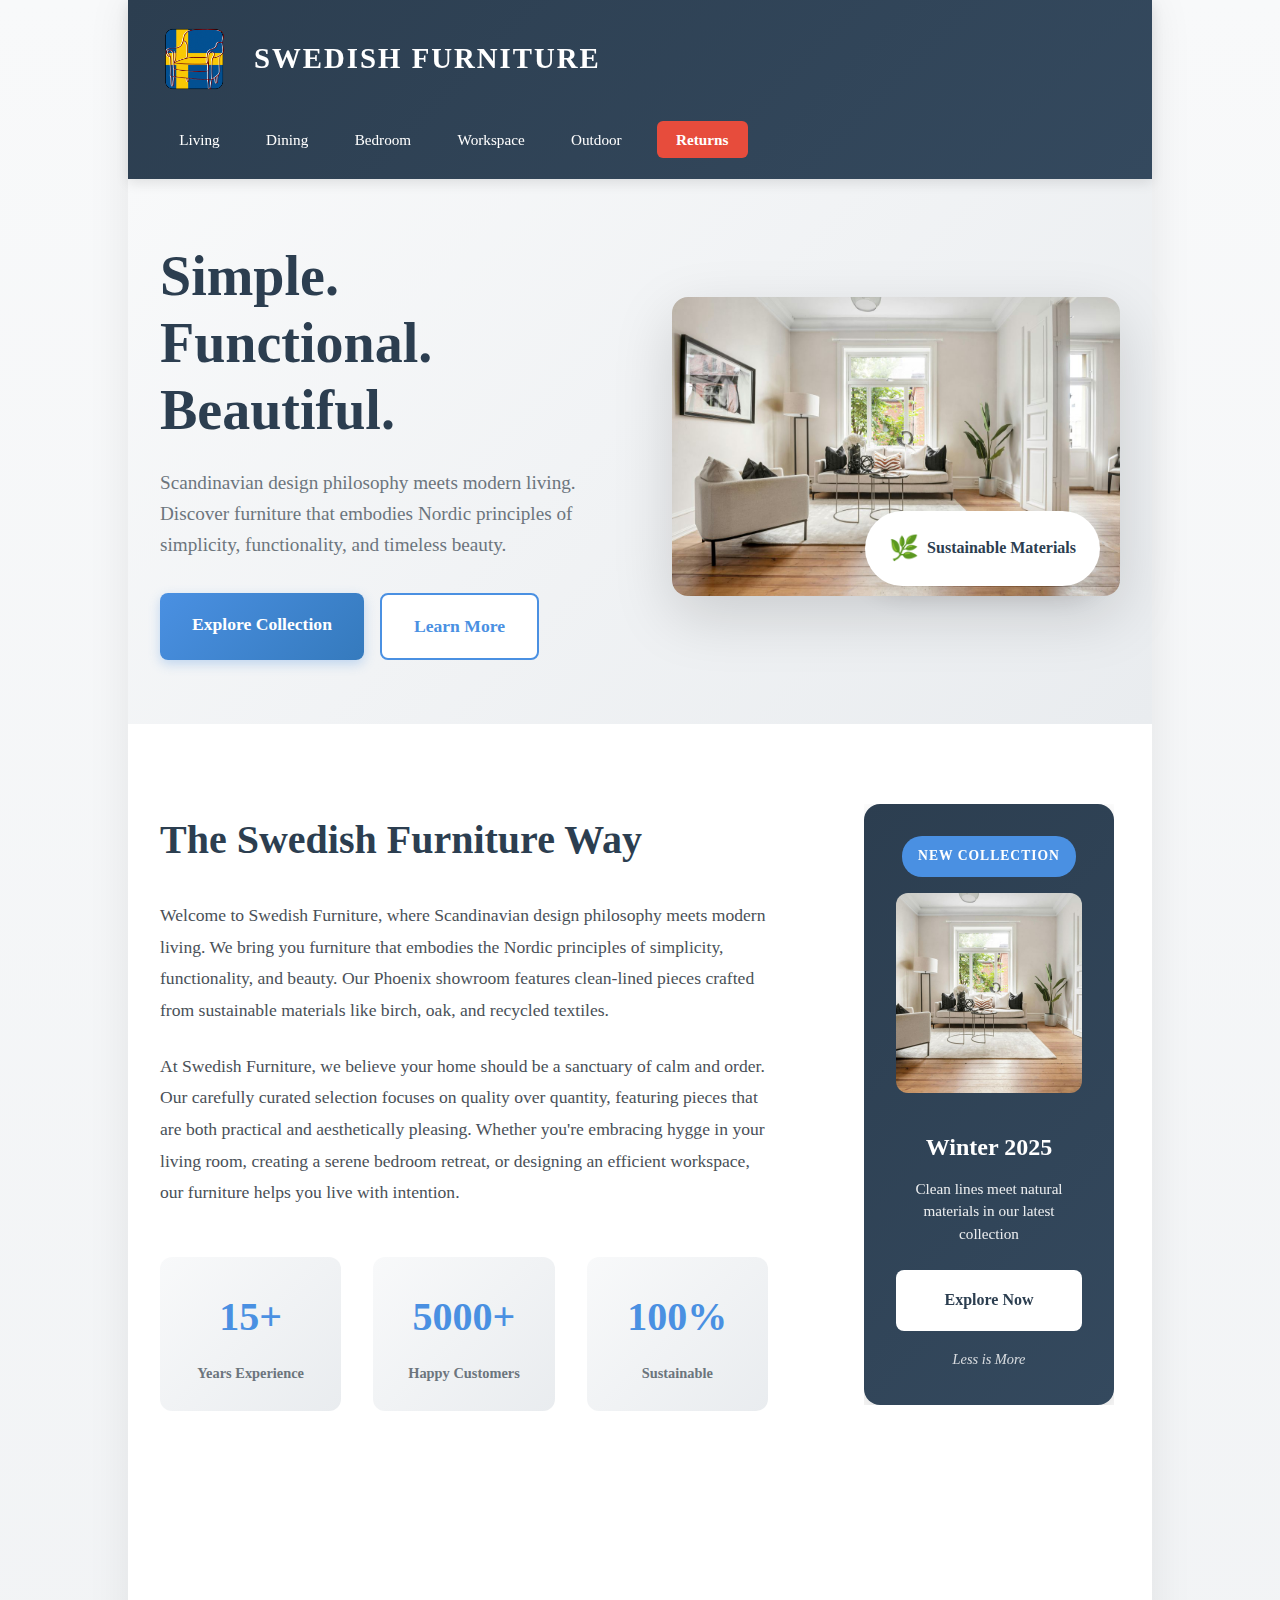
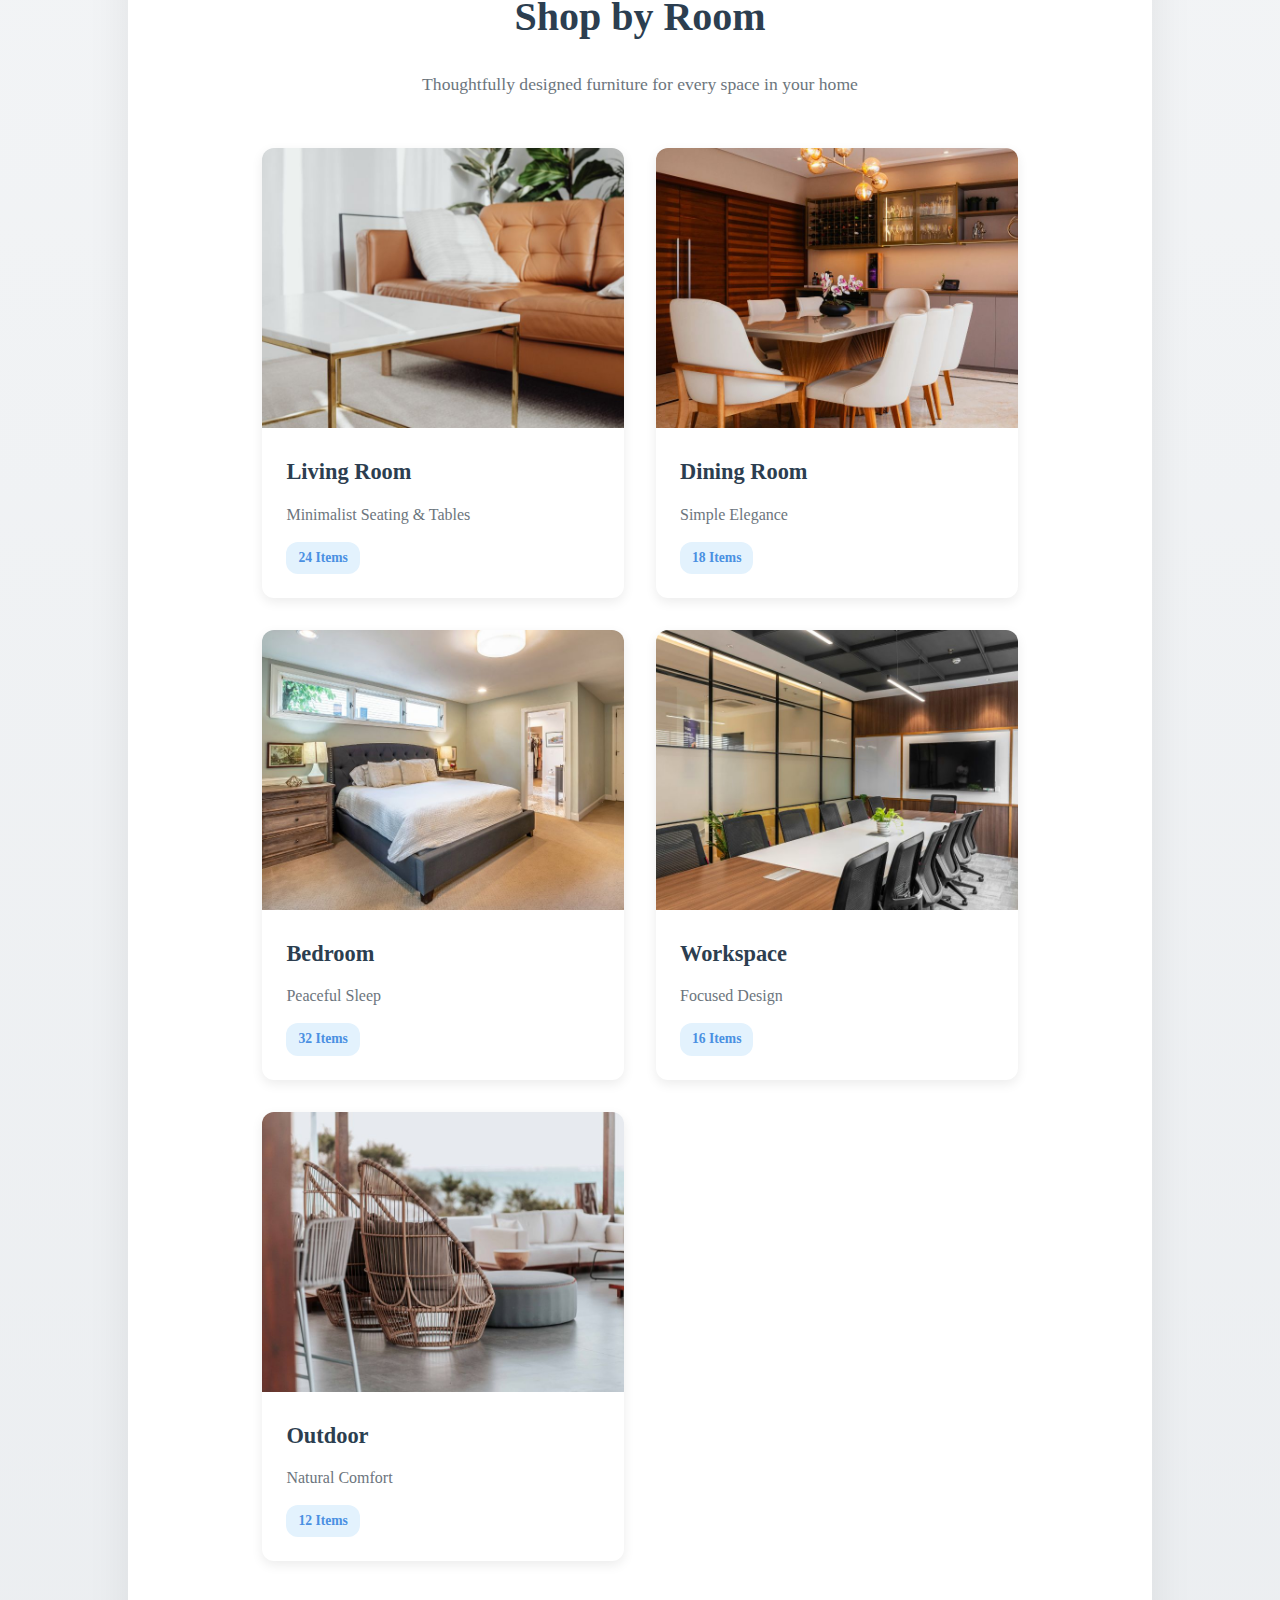
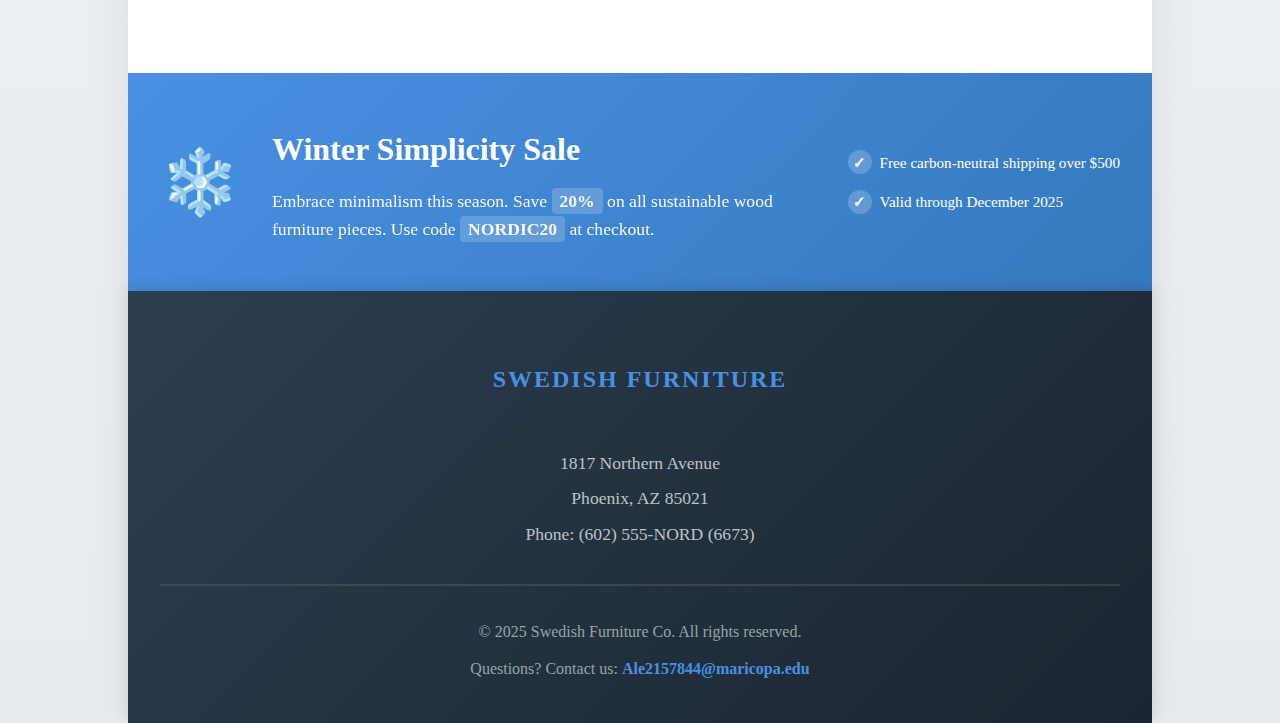
<file: Index.html>
<!DOCTYPE html>
<html lang="en">
  <head>
    <meta charset="UTF-8" />
    <meta name="viewport" content="width=device-width, initial-scale=1.0" />
    <meta name="author" content="Alexander Castro" />
    <meta
      name="description"
      content="Swedish Furniture - Scandinavian-inspired furniture with minimalist design and sustainable materials for modern living." />
    <link rel="icon" type="image/x-icon" href="images/favicon.ico" />
    <link rel="stylesheet" href="css/styles.css" />
    <link rel="stylesheet" href="css/home-page.css" />
    <title>Swedish Furniture - Modern Scandinavian Furniture</title>
  </head>
  <body>
    <div class="container">
      <header>
        <div class="header-content">
          <div class="logo-section">
            <img
              src="images/logo.png"
              alt="Swedish Furniture Logo"
              class="logo" />
            <h1 class="company-name">SWEDISH FURNITURE</h1>
          </div>
          <nav>
            <ul>
              <li><a href="products.html?category=living">Living</a></li>
              <li><a href="products.html?category=dining">Dining</a></li>
              <li><a href="products.html?category=bedroom">Bedroom</a></li>
              <li><a href="products.html?category=office">Workspace</a></li>
              <li><a href="products.html?category=outdoor">Outdoor</a></li>
              <li><a href="returns.html" class="returns-link">Returns</a></li>
            </ul>
          </nav>
        </div>
      </header>

      <!-- Hero Section -->
      <section class="hero-section">
        <div class="hero-content">
          <div class="hero-text">
            <h1 class="hero-title">Simple. Functional. Beautiful.</h1>
            <p class="hero-subtitle">
              Scandinavian design philosophy meets modern living. Discover
              furniture that embodies Nordic principles of simplicity,
              functionality, and timeless beauty.
            </p>
            <div class="hero-cta">
              <a href="products.html" class="cta-primary">Explore Collection</a>
              <a href="#about" class="cta-secondary">Learn More</a>
            </div>
          </div>
          <div class="hero-image">
            <img
              src="./images/hero-scandinavian-living.jpg"
              alt="Swedish Furniture - Minimalist Living Room"
              class="hero-img" />
            <div class="hero-badge">
              <span class="badge-icon">🌿</span>
              <span class="badge-text">Sustainable Materials</span>
            </div>
          </div>
        </div>
      </section>

      <!-- About Section -->
      <section class="about-section" id="about">
        <div class="about-content">
          <div class="about-text">
            <h2>The Swedish Furniture Way</h2>
            <p>
              Welcome to Swedish Furniture, where Scandinavian design philosophy
              meets modern living. We bring you furniture that embodies the
              Nordic principles of simplicity, functionality, and beauty. Our
              Phoenix showroom features clean-lined pieces crafted from
              sustainable materials like birch, oak, and recycled textiles.
            </p>
            <p>
              At Swedish Furniture, we believe your home should be a sanctuary
              of calm and order. Our carefully curated selection focuses on
              quality over quantity, featuring pieces that are both practical
              and aesthetically pleasing. Whether you're embracing hygge in your
              living room, creating a serene bedroom retreat, or designing an
              efficient workspace, our furniture helps you live with intention.
            </p>
            <div class="about-stats">
              <div class="stat-item">
                <div class="stat-number">15+</div>
                <div class="stat-label">Years Experience</div>
              </div>
              <div class="stat-item">
                <div class="stat-number">5000+</div>
                <div class="stat-label">Happy Customers</div>
              </div>
              <div class="stat-item">
                <div class="stat-number">100%</div>
                <div class="stat-label">Sustainable</div>
              </div>
            </div>
          </div>
          <aside class="promo-sidebar">
            <div class="promo-card">
              <div class="promo-badge">NEW COLLECTION</div>
              <img
                src="./images/hero-scandinavian-living.jpg"
                alt="New Collection Preview"
                class="promo-image" />
              <h3>Winter 2025</h3>
              <p>Clean lines meet natural materials in our latest collection</p>
              <a
                href="products.html?category=living&search=cloud"
                class="promo-button"
                >Explore Now</a
              >
              <div class="promo-tagline">Less is More</div>
            </div>
          </aside>
        </div>
      </section>
      <!-- Products Grid -->
      <section class="products-section">
        <h2 class="section-title">Shop by Room</h2>
        <p class="section-subtitle">
          Thoughtfully designed furniture for every space in your home
        </p>

        <div class="products-grid">
          <div
            class="product-card"
            onclick="location.href='products.html?category=living'">
            <div class="product-image-wrapper">
              <img
                src="images/living-room-collection.jpg"
                alt="Living Room Furniture"
                class="product-image" />
              <div class="product-overlay">
                <span class="overlay-text">View Collection →</span>
              </div>
            </div>
            <div class="product-info">
              <h3>Living Room</h3>
              <p>Minimalist Seating & Tables</p>
              <span class="product-count">24 Items</span>
            </div>
          </div>

          <div
            class="product-card"
            onclick="location.href='products.html?category=dining'">
            <div class="product-image-wrapper">
              <img
                src="images/dining-room-collection.jpg"
                alt="Dining Room Furniture"
                class="product-image" />
              <div class="product-overlay">
                <span class="overlay-text">View Collection →</span>
              </div>
            </div>
            <div class="product-info">
              <h3>Dining Room</h3>
              <p>Simple Elegance</p>
              <span class="product-count">18 Items</span>
            </div>
          </div>

          <div
            class="product-card"
            onclick="location.href='products.html?category=bedroom'">
            <div class="product-image-wrapper">
              <img
                src="images/bedroom-collection.jpg"
                alt="Bedroom Furniture"
                class="product-image" />
              <div class="product-overlay">
                <span class="overlay-text">View Collection →</span>
              </div>
            </div>
            <div class="product-info">
              <h3>Bedroom</h3>
              <p>Peaceful Sleep</p>
              <span class="product-count">32 Items</span>
            </div>
          </div>

          <div
            class="product-card"
            onclick="location.href='products.html?category=office'">
            <div class="product-image-wrapper">
              <img
                src="images/office-collection.jpg"
                alt="Office Furniture"
                class="product-image" />
              <div class="product-overlay">
                <span class="overlay-text">View Collection →</span>
              </div>
            </div>
            <div class="product-info">
              <h3>Workspace</h3>
              <p>Focused Design</p>
              <span class="product-count">16 Items</span>
            </div>
          </div>

          <div
            class="product-card"
            onclick="location.href='products.html?category=outdoor'">
            <div class="product-image-wrapper">
              <img
                src="images/outdoor-collection.jpg"
                alt="Outdoor Furniture"
                class="product-image" />
              <div class="product-overlay">
                <span class="overlay-text">View Collection →</span>
              </div>
            </div>
            <div class="product-info">
              <h3>Outdoor</h3>
              <p>Natural Comfort</p>
              <span class="product-count">12 Items</span>
            </div>
          </div>
        </div>
      </section>

      <!-- Promotional Banner -->
      <section class="promo-banner">
        <div class="banner-content">
          <div class="banner-icon">❄️</div>
          <div class="banner-text">
            <h2>Winter Simplicity Sale</h2>
            <p>
              Embrace minimalism this season. Save <strong>20%</strong> on all
              sustainable wood furniture pieces. Use code
              <strong>NORDIC20</strong> at checkout.
            </p>
          </div>
          <div class="banner-details">
            <div class="banner-feature">
              <span class="feature-check">✓</span>
              <span>Free carbon-neutral shipping over $500</span>
            </div>
            <div class="banner-feature">
              <span class="feature-check">✓</span>
              <span>Valid through December 2025</span>
            </div>
          </div>
        </div>
      </section>

      <footer>
        <address>
          <strong>SWEDISH FURNITURE</strong><br />
          1817 Northern Avenue<br />
          Phoenix, AZ 85021<br />
          Phone: (602) 555-NORD (6673)
        </address>

        <div class="copyright">
          <p>&copy; 2025 Swedish Furniture Co. All rights reserved.</p>
          <p>
            Questions? Contact us:
            <a href="mailto:Ale2157844@maricopa.edu">Ale2157844@maricopa.edu</a>
          </p>
        </div>
      </footer>
    </div>
  </body>
</html>
</file>
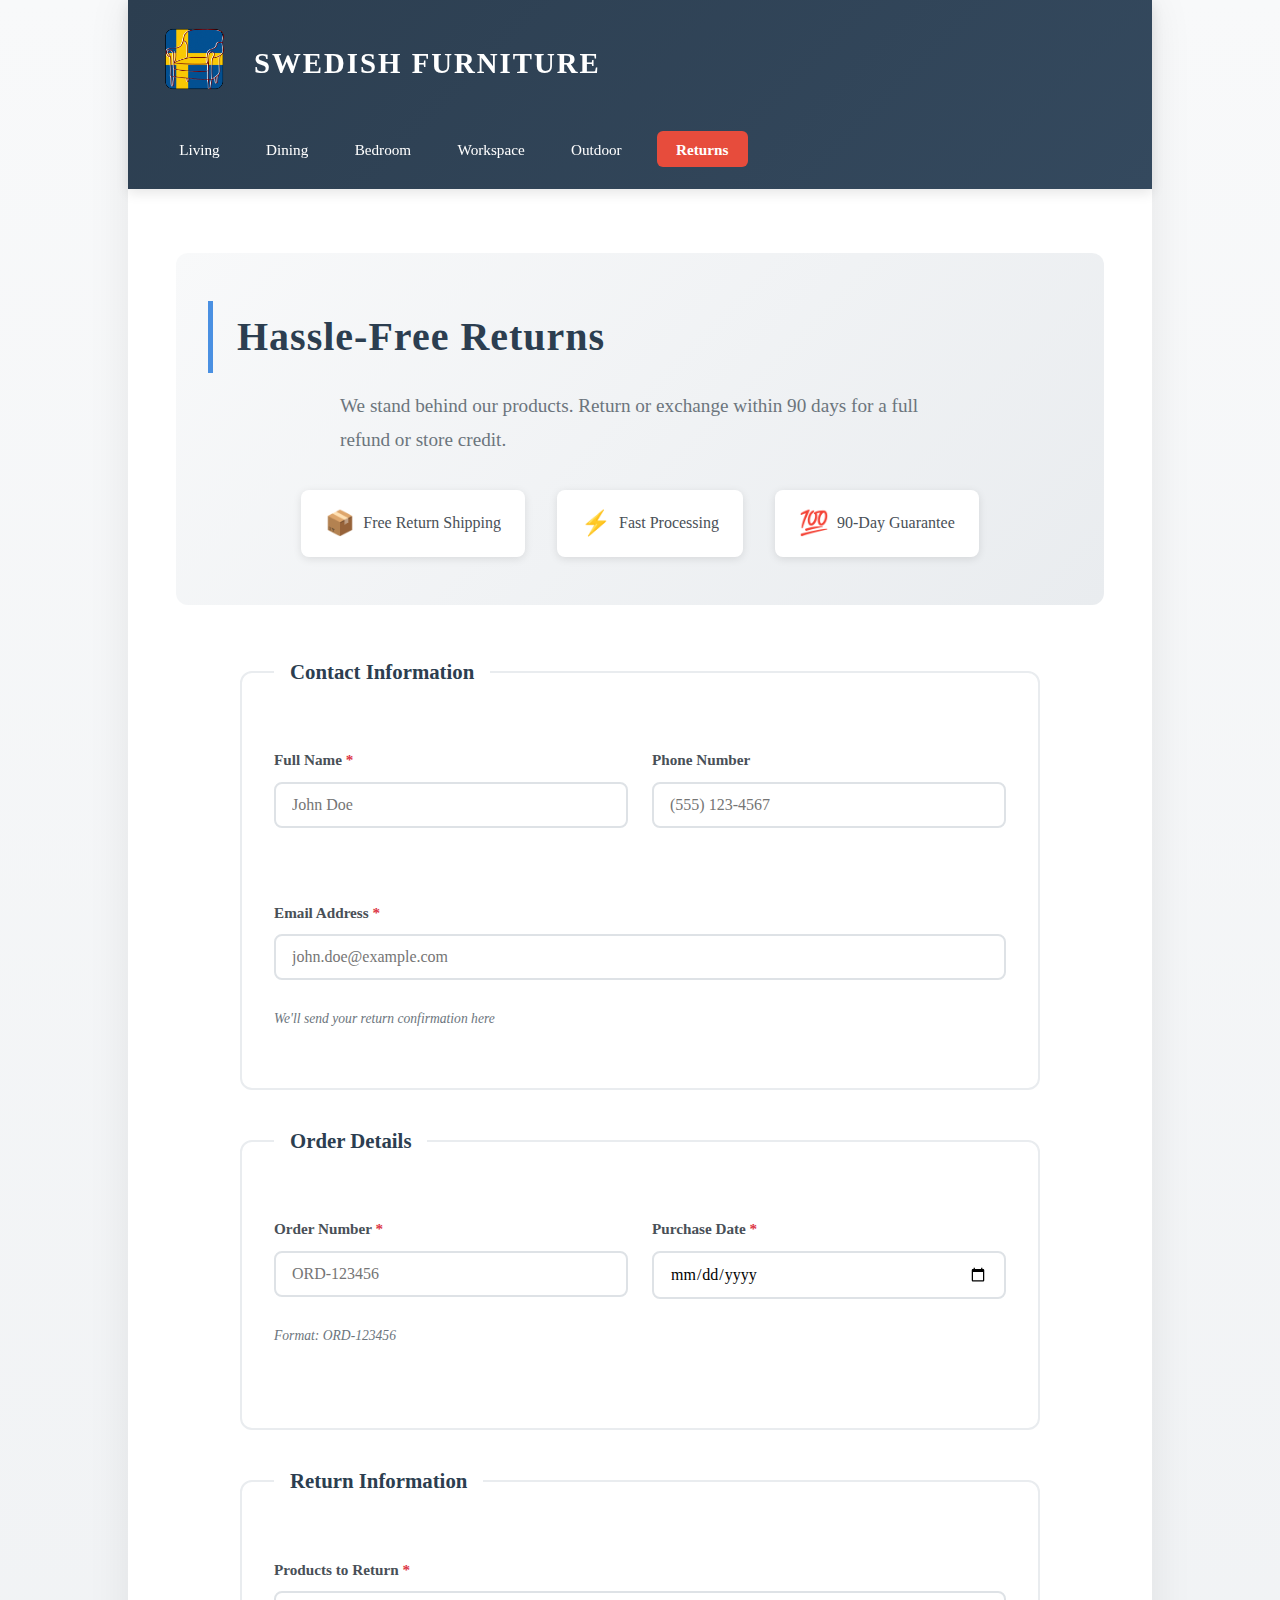
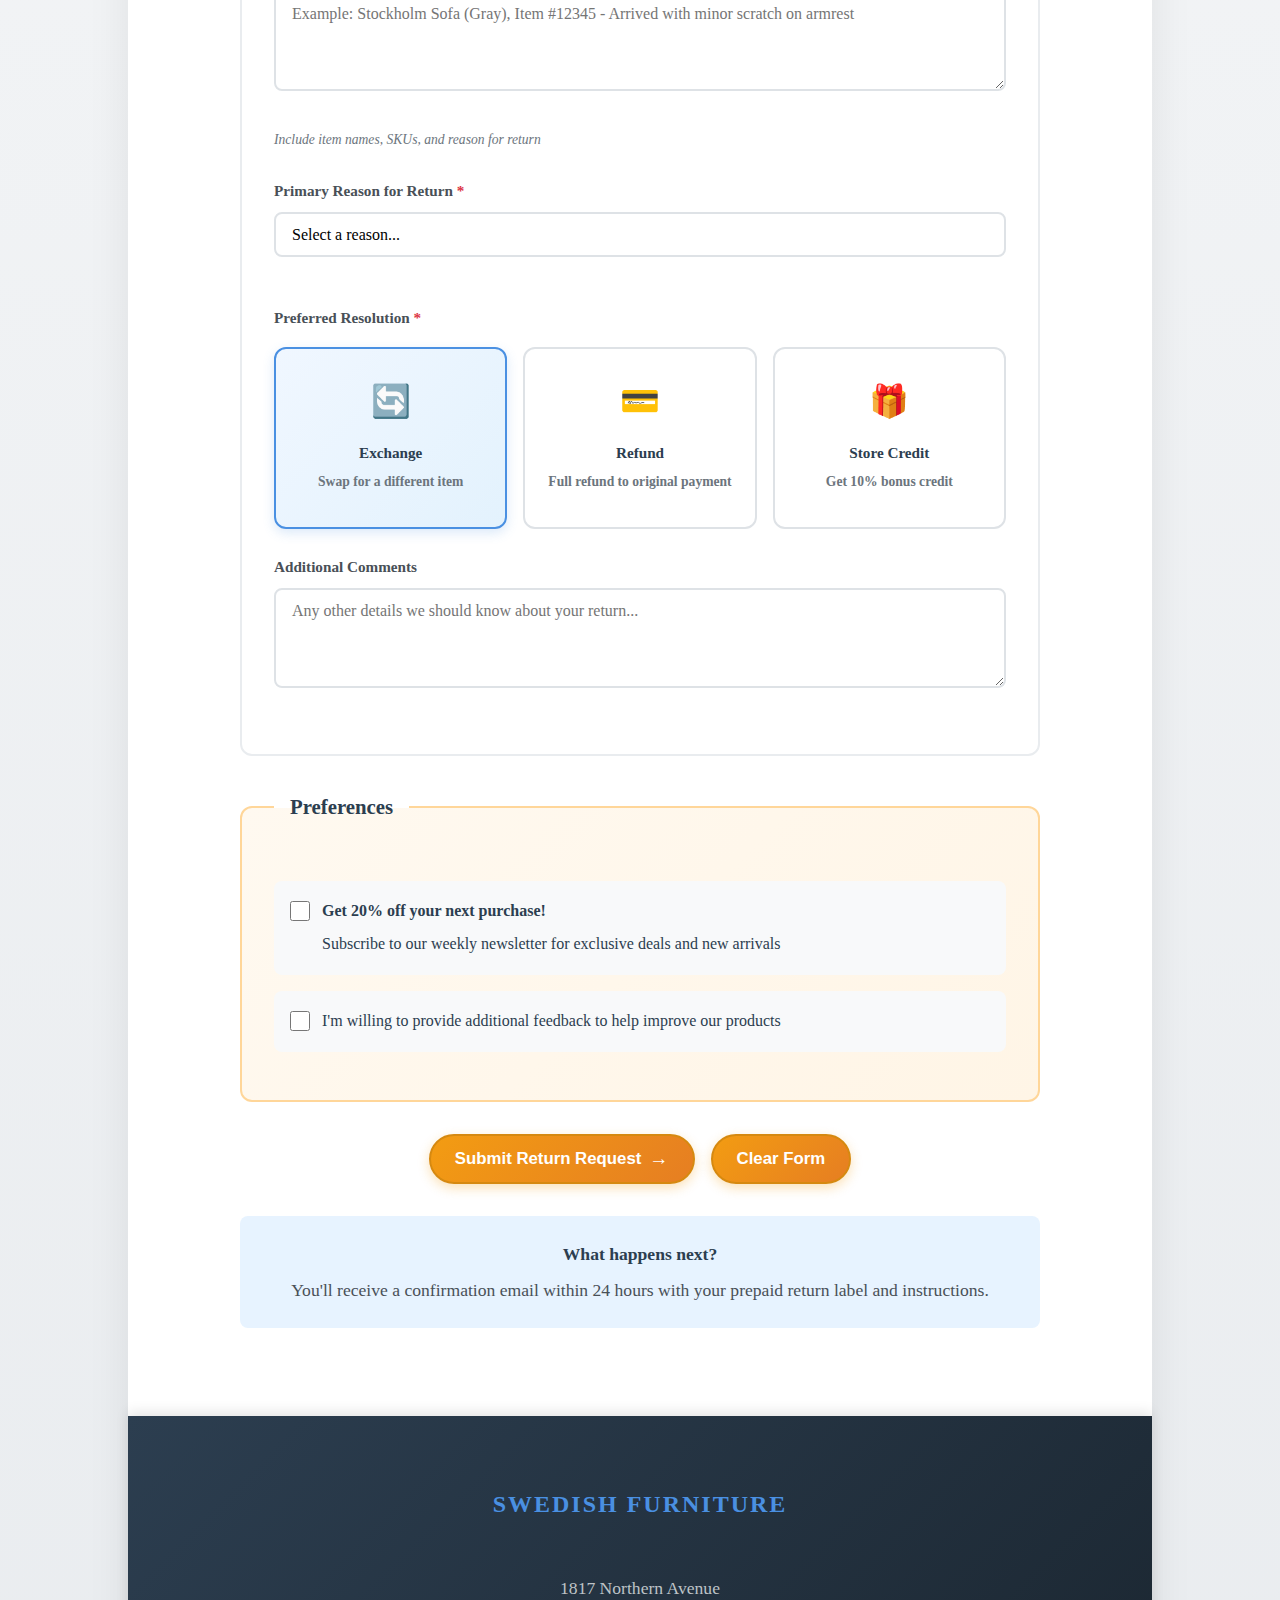
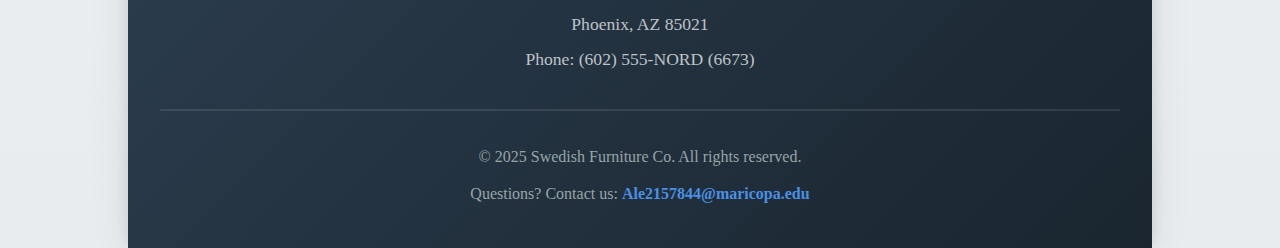
<file: honeypot.html>
<!DOCTYPE html>
<html lang="en">
  <head>
    <meta charset="UTF-8" />
    <meta name="viewport" content="width=device-width, initial-scale=1.0" />
    <meta name="author" content="Alexander Castro" />
    <meta
      name="description"
      content="Product returns form for Swedish Furniture customers. Easy returns and exchanges for your furniture purchases." />
    <link rel="icon" type="image/x-icon" href="images/favicon.ico" />
    <link rel="stylesheet" href="css/styles.css" />
    <link rel="stylesheet" href="css/forms.css" />
    <title>Product Returns - Swedish Furniture</title>
  </head>
  <body>
    <div class="container">
      <header>
        <div class="header-content">
          <div class="logo-section">
            <a href="index.html">
              <img
                src="images/logo.png"
                alt="Swedish Furniture Logo"
                class="logo" />
            </a>
            <h1 class="company-name">SWEDISH FURNITURE</h1>
          </div>
          <nav>
            <ul>
              <li><a href="living-room-furniture.html">Living</a></li>
              <li><a href="dining-furniture.html">Dining</a></li>
              <li><a href="bedroom-furniture.html">Bedroom</a></li>
              <li><a href="office-furniture.html">Workspace</a></li>
              <li><a href="outdoor-patio.html">Outdoor</a></li>
              <li>
                <a href="returns.html" class="returns-link active">Returns</a>
              </li>
            </ul>
          </nav>
        </div>
      </header>

      <article>
        <div class="returns-hero">
          <h1>Hassle-Free Returns</h1>
          <p class="returns-subtitle">
            We stand behind our products. Return or exchange within 90 days for
            a full refund or store credit.
          </p>
          <div class="returns-benefits">
            <div class="benefit-item">
              <span class="benefit-icon">📦</span>
              <span>Free Return Shipping</span>
            </div>
            <div class="benefit-item">
              <span class="benefit-icon">⚡</span>
              <span>Fast Processing</span>
            </div>
            <div class="benefit-item">
              <span class="benefit-icon">💯</span>
              <span>90-Day Guarantee</span>
            </div>
          </div>
        </div>

        <form
          action="return.php"
          method="post"
          class="returns-form"
          id="returnsForm"
          novalidate>
          <!-- Enhanced honeypot fields - multiple traps for bots -->
          <div class="hp-field" aria-hidden="true">
            <label for="website">Website:</label>
            <input
              type="text"
              id="website"
              name="website"
              tabindex="-1"
              autocomplete="off" />
          </div>
          <div class="hp-field" aria-hidden="true">
            <label for="company">Company:</label>
            <input
              type="text"
              id="company"
              name="company"
              tabindex="-1"
              autocomplete="off" />
          </div>
          <input type="hidden" name="timestamp" id="timestamp" value="" />
          <input type="hidden" name="form_token" id="form_token" value="" />

          <fieldset class="form-section">
            <legend>Contact Information</legend>

            <div class="form-row">
              <div class="form-group">
                <label for="customer-name"
                  >Full Name <span class="required">*</span></label
                >
                <input
                  type="text"
                  id="customer-name"
                  name="customerName"
                  placeholder="John Doe"
                  required
                  minlength="2"
                  aria-describedby="name-error" />
                <span class="error-message" id="name-error"></span>
              </div>

              <div class="form-group">
                <label for="customer-phone">Phone Number</label>
                <input
                  type="tel"
                  id="customer-phone"
                  name="customerPhone"
                  placeholder="(555) 123-4567"
                  pattern="[\(\d{3}\)\s\d{3}-\d{4}|\d{10}]"
                  aria-describedby="phone-error" />
                <span class="error-message" id="phone-error"></span>
              </div>
            </div>

            <div class="form-group">
              <label for="customer-email"
                >Email Address <span class="required">*</span></label
              >
              <input
                type="email"
                id="customer-email"
                name="customerEmail"
                placeholder="john.doe@example.com"
                required
                aria-describedby="email-error" />
              <span class="error-message" id="email-error"></span>
              <span class="field-hint"
                >We'll send your return confirmation here</span
              >
            </div>
          </fieldset>

          <fieldset class="form-section">
            <legend>Order Details</legend>

            <div class="form-row">
              <div class="form-group">
                <label for="order-number"
                  >Order Number <span class="required">*</span></label
                >
                <input
                  type="text"
                  id="order-number"
                  name="orderNumber"
                  placeholder="ORD-123456"
                  required
                  pattern="[A-Z]{3}-\d{6}"
                  aria-describedby="order-error" />
                <span class="error-message" id="order-error"></span>
                <span class="field-hint">Format: ORD-123456</span>
              </div>

              <div class="form-group">
                <label for="purchase-date"
                  >Purchase Date <span class="required">*</span></label
                >
                <input
                  type="date"
                  id="purchase-date"
                  name="purchaseDate"
                  required
                  max=""
                  aria-describedby="date-error" />
                <span class="error-message" id="date-error"></span>
              </div>
            </div>
          </fieldset>

          <fieldset class="form-section">
            <legend>Return Information</legend>

            <div class="form-group">
              <label for="product-details"
                >Products to Return <span class="required">*</span></label
              >
              <textarea
                id="product-details"
                name="productDetails"
                rows="4"
                required
                placeholder="Example: Stockholm Sofa (Gray), Item #12345 - Arrived with minor scratch on armrest"
                aria-describedby="products-error"></textarea>
              <span class="error-message" id="products-error"></span>
              <span class="field-hint"
                >Include item names, SKUs, and reason for return</span
              >
            </div>

            <div class="form-group">
              <label for="return-reason"
                >Primary Reason for Return
                <span class="required">*</span></label
              >
              <select
                id="return-reason"
                name="returnReason"
                required
                aria-describedby="reason-error">
                <option value="">Select a reason...</option>
                <option value="defective">Defective or Damaged</option>
                <option value="wrong-item">Wrong Item Received</option>
                <option value="not-as-described">Not as Described</option>
                <option value="quality">Quality Below Expectations</option>
                <option value="size-fit">Size or Fit Issues</option>
                <option value="changed-mind">Changed My Mind</option>
                <option value="other">Other</option>
              </select>
              <span class="error-message" id="reason-error"></span>
            </div>

            <div class="form-group">
              <label
                >Preferred Resolution <span class="required">*</span></label
              >
              <div class="radio-card-group">
                <div class="radio-card">
                  <input
                    type="radio"
                    id="exchange"
                    name="returnOption"
                    value="exchange"
                    checked />
                  <label for="exchange">
                    <span class="radio-card-icon">🔄</span>
                    <span class="radio-card-title">Exchange</span>
                    <span class="radio-card-desc"
                      >Swap for a different item</span
                    >
                  </label>
                </div>
                <div class="radio-card">
                  <input
                    type="radio"
                    id="refund"
                    name="returnOption"
                    value="refund" />
                  <label for="refund">
                    <span class="radio-card-icon">💳</span>
                    <span class="radio-card-title">Refund</span>
                    <span class="radio-card-desc"
                      >Full refund to original payment</span
                    >
                  </label>
                </div>
                <div class="radio-card">
                  <input
                    type="radio"
                    id="store-credit"
                    name="returnOption"
                    value="store-credit" />
                  <label for="store-credit">
                    <span class="radio-card-icon">🎁</span>
                    <span class="radio-card-title">Store Credit</span>
                    <span class="radio-card-desc">Get 10% bonus credit</span>
                  </label>
                </div>
              </div>
            </div>

            <div class="form-group">
              <label for="additional-comments">Additional Comments</label>
              <textarea
                id="additional-comments"
                name="additionalComments"
                rows="3"
                placeholder="Any other details we should know about your return..."></textarea>
            </div>
          </fieldset>

          <fieldset class="form-section preferences-section">
            <legend>Preferences</legend>

            <div class="checkbox-group">
              <input
                type="checkbox"
                id="newsletter"
                name="newsletter"
                value="yes" />
              <label for="newsletter">
                <span class="checkbox-label-text">
                  <strong>Get 20% off your next purchase!</strong>
                  Subscribe to our weekly newsletter for exclusive deals and new
                  arrivals
                </span>
              </label>
            </div>

            <div class="checkbox-group">
              <input
                type="checkbox"
                id="feedback"
                name="feedback"
                value="yes" />
              <label for="feedback">
                <span class="checkbox-label-text">
                  I'm willing to provide additional feedback to help improve our
                  products
                </span>
              </label>
            </div>
          </fieldset>

          <div class="form-actions">
            <button type="submit" class="btn-primary">
              <span>Submit Return Request</span>
              <span class="btn-icon">→</span>
            </button>
            <button type="reset" class="btn-secondary">Clear Form</button>
          </div>

          <p class="form-footer-note">
            <strong>What happens next?</strong> You'll receive a confirmation
            email within 24 hours with your prepaid return label and
            instructions.
          </p>
        </form>
      </article>

      <footer>
        <address>
          <strong>SWEDISH FURNITURE</strong><br />
          1817 Northern Avenue<br />
          Phoenix, AZ 85021<br />
          Phone: (602) 555-NORD (6673)
        </address>

        <div class="copyright">
          <p>&copy; 2025 Swedish Furniture Co. All rights reserved.</p>
          <p>
            Questions? Contact us:
            <a href="mailto:Ale2157844@maricopa.edu">Ale2157844@maricopa.edu</a>
          </p>
        </div>
      </footer>
    </div>

    <script>
      // Set max date for purchase date to today
      document.getElementById("purchase-date").max = new Date()
        .toISOString()
        .split("T")[0];

      // Honeypot protection - set timestamp and token
      document.getElementById("timestamp").value = Date.now();
      document.getElementById("form_token").value = btoa(
        Date.now() + "_" + Math.random()
      );

      // Form validation
      const form = document.getElementById("returnsForm");

      form.addEventListener("submit", function (e) {
        e.preventDefault();

        // Check honeypot fields
        if (
          document.getElementById("website").value !== "" ||
          document.getElementById("company").value !== ""
        ) {
          console.log("Bot detected");
          return false;
        }

        // Check form submission speed (bots submit too fast)
        const submitTime = Date.now();
        const formLoadTime = parseInt(
          document.getElementById("timestamp").value
        );
        if (submitTime - formLoadTime < 3000) {
          console.log("Form submitted too quickly");
          return false;
        }

        let isValid = true;
        const errors = {};

        // Validate name
        const name = document.getElementById("customer-name");
        if (name.value.trim().length < 2) {
          errors.name = "Please enter your full name";
          isValid = false;
        }

        // Validate email
        const email = document.getElementById("customer-email");
        const emailPattern = /^[^\s@]+@[^\s@]+\.[^\s@]+$/;
        if (!emailPattern.test(email.value)) {
          errors.email = "Please enter a valid email address";
          isValid = false;
        }

        // Validate order number
        const orderNum = document.getElementById("order-number");
        const orderPattern = /^[A-Z]{3}-\d{6}$/;
        if (!orderPattern.test(orderNum.value)) {
          errors.order = "Order number must be in format: ORD-123456";
          isValid = false;
        }

        // Validate purchase date
        const purchaseDate = document.getElementById("purchase-date");
        if (!purchaseDate.value) {
          errors.date = "Please select your purchase date";
          isValid = false;
        } else {
          const selected = new Date(purchaseDate.value);
          const today = new Date();
          const ninetyDaysAgo = new Date(today.setDate(today.getDate() - 90));
          if (selected < ninetyDaysAgo) {
            errors.date =
              "Returns are only accepted within 90 days of purchase";
            isValid = false;
          }
        }

        // Validate product details
        const products = document.getElementById("product-details");
        if (products.value.trim().length < 10) {
          errors.products =
            "Please provide detailed information about the products";
          isValid = false;
        }

        // Validate return reason
        const reason = document.getElementById("return-reason");
        if (!reason.value) {
          errors.reason = "Please select a reason for return";
          isValid = false;
        }

        // Display errors
        document
          .querySelectorAll(".error-message")
          .forEach((el) => (el.textContent = ""));
        document
          .querySelectorAll(".form-group")
          .forEach((el) => el.classList.remove("has-error"));

        if (!isValid) {
          if (errors.name) {
            document.getElementById("name-error").textContent = errors.name;
            name.closest(".form-group").classList.add("has-error");
          }
          if (errors.email) {
            document.getElementById("email-error").textContent = errors.email;
            email.closest(".form-group").classList.add("has-error");
          }
          if (errors.order) {
            document.getElementById("order-error").textContent = errors.order;
            orderNum.closest(".form-group").classList.add("has-error");
          }
          if (errors.date) {
            document.getElementById("date-error").textContent = errors.date;
            purchaseDate.closest(".form-group").classList.add("has-error");
          }
          if (errors.products) {
            document.getElementById("products-error").textContent =
              errors.products;
            products.closest(".form-group").classList.add("has-error");
          }
          if (errors.reason) {
            document.getElementById("reason-error").textContent = errors.reason;
            reason.closest(".form-group").classList.add("has-error");
          }

          // Scroll to first error
          const firstError = document.querySelector(".has-error");
          if (firstError) {
            firstError.scrollIntoView({ behavior: "smooth", block: "center" });
          }
        } else {
          // Form is valid, submit it
          form.submit();
        }
      });

      // Real-time validation feedback
      const inputs = form.querySelectorAll("input, textarea, select");
      inputs.forEach((input) => {
        input.addEventListener("blur", function () {
          this.closest(".form-group")?.classList.remove("has-error");
          const errorEl = this.getAttribute("aria-describedby");
          if (errorEl) {
            document.getElementById(errorEl).textContent = "";
          }
        });
      });
    </script>
  </body>
</html>
</file>
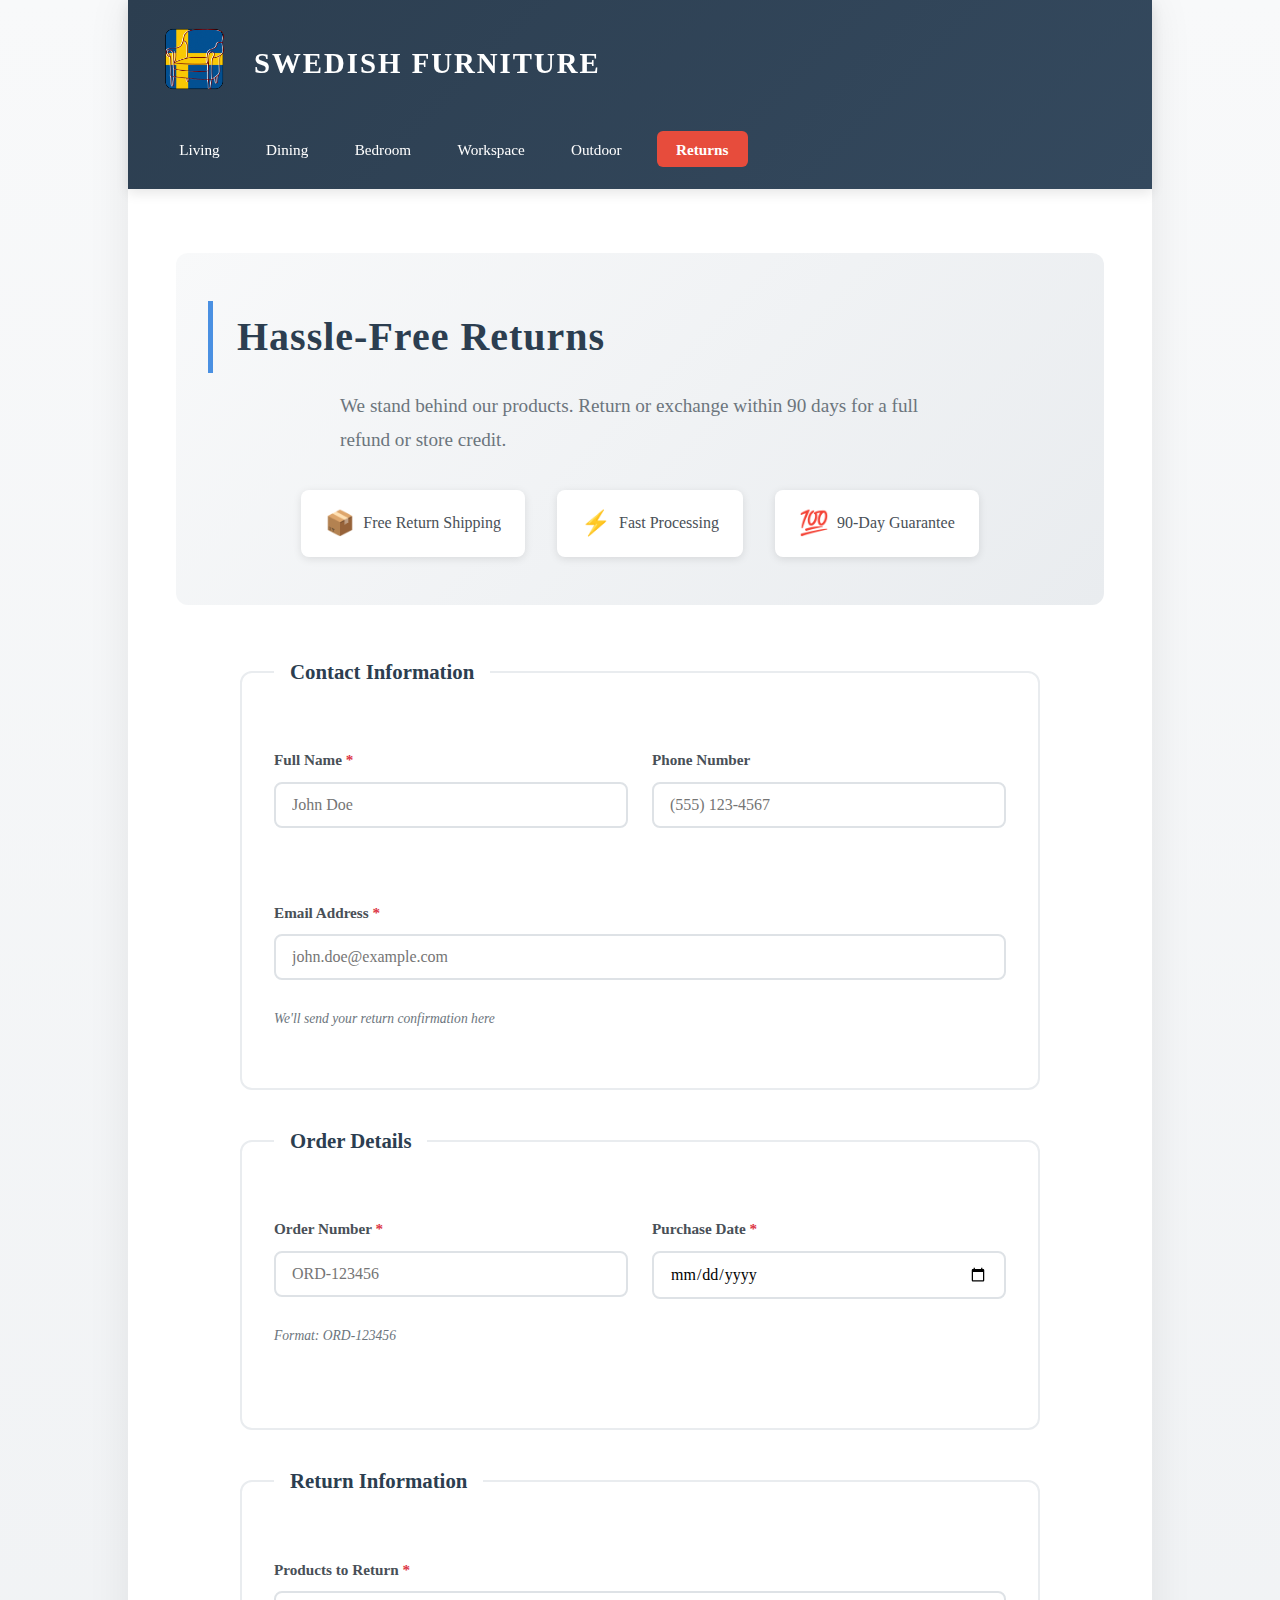
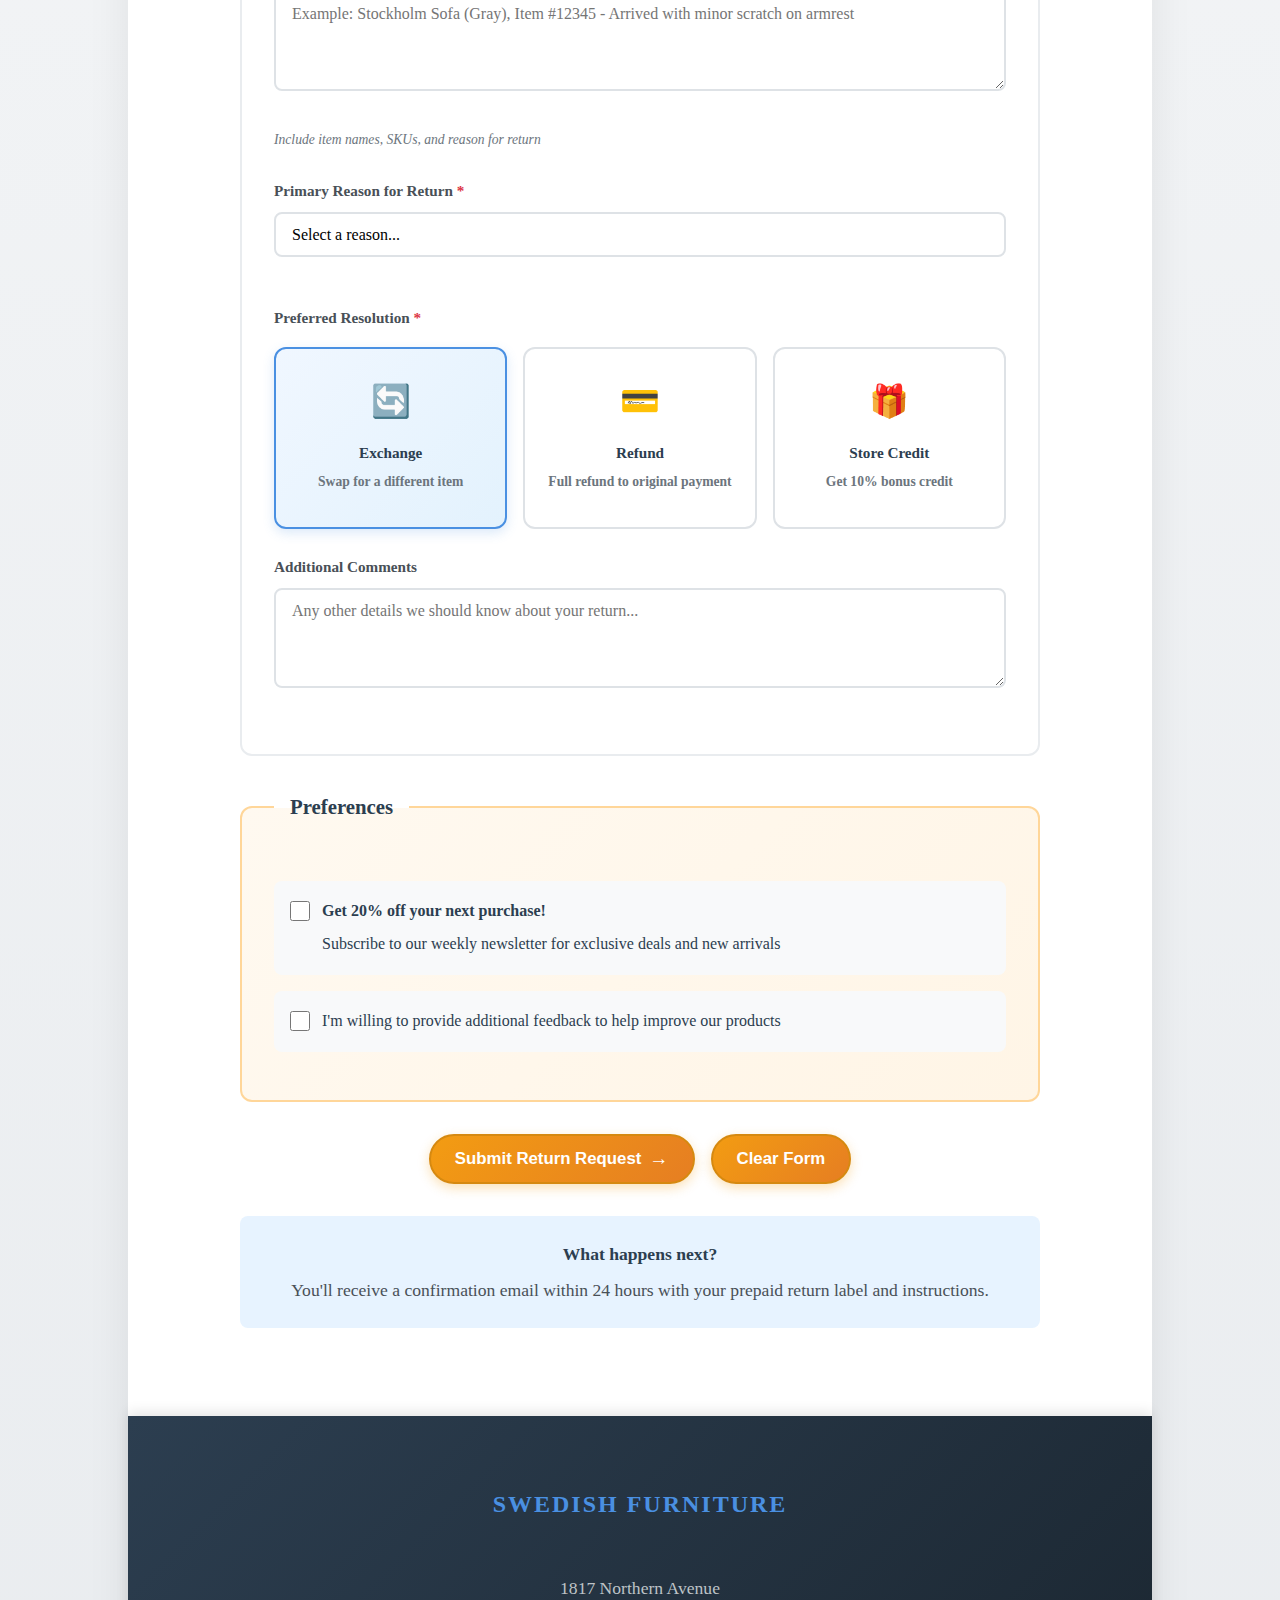
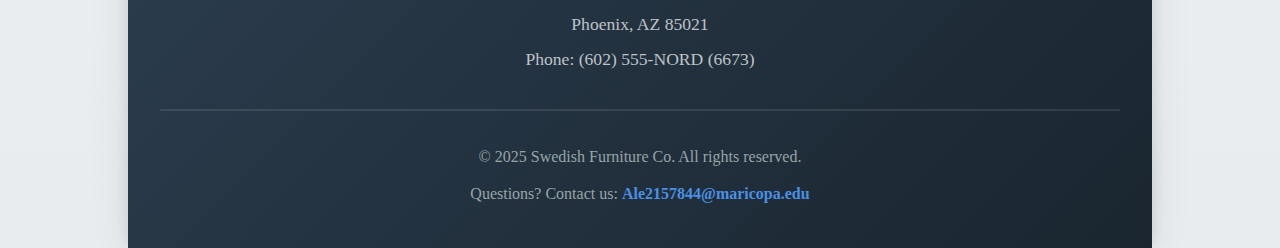
<file: returns.html>
<!DOCTYPE html>
<html lang="en">
  <head>
    <meta charset="UTF-8" />
    <meta name="viewport" content="width=device-width, initial-scale=1.0" />
    <meta name="author" content="Alexander Castro" />
    <meta
      name="description"
      content="Product returns form for Swedish customers. Easy returns and exchanges for your furniture purchases." />
    <link rel="icon" type="image/x-icon" href="images/favicon.ico" />
    <link rel="stylesheet" href="css/styles.css" />
    <link rel="stylesheet" href="css/forms.css" />
    <title>Product Returns - Swedish</title>
  </head>
  <body>
    <div class="container">
      <header>
        <div class="header-content">
          <div class="logo-section">
            <a href="index.html">
              <img
                src="images/logo.png"
                alt="Swedish Furniture Logo"
                class="logo" />
            </a>
            <h1 class="company-name">SWEDISH FURNITURE</h1>
          </div>
          <nav>
            <ul>
              <li><a href="living-room-furniture.html">Living</a></li>
              <li><a href="dining-furniture.html">Dining</a></li>
              <li><a href="bedroom-furniture.html">Bedroom</a></li>
              <li><a href="office-furniture.html">Workspace</a></li>
              <li><a href="outdoor-patio.html">Outdoor</a></li>
              <li>
                <a href="returns.html" class="returns-link active">Returns</a>
              </li>
            </ul>
          </nav>
        </div>
      </header>

      <article>
        <div class="returns-hero">
          <h1>Hassle-Free Returns</h1>
          <p class="returns-subtitle">
            We stand behind our products. Return or exchange within 90 days for
            a full refund or store credit.
          </p>
          <div class="returns-benefits">
            <div class="benefit-item">
              <span class="benefit-icon">📦</span>
              <span>Free Return Shipping</span>
            </div>
            <div class="benefit-item">
              <span class="benefit-icon">⚡</span>
              <span>Fast Processing</span>
            </div>
            <div class="benefit-item">
              <span class="benefit-icon">💯</span>
              <span>90-Day Guarantee</span>
            </div>
          </div>
        </div>

        <form
          action="return.php"
          method="post"
          class="returns-form"
          id="returnsForm"
          novalidate>
          <fieldset class="form-section">
            <legend>Contact Information</legend>

            <div class="form-row">
              <div class="form-group">
                <label for="customer-name"
                  >Full Name <span class="required">*</span></label
                >
                <input
                  type="text"
                  id="customer-name"
                  name="customerName"
                  placeholder="John Doe"
                  required
                  minlength="2"
                  aria-describedby="name-error" />
                <span class="error-message" id="name-error"></span>
              </div>

              <div class="form-group">
                <label for="customer-phone">Phone Number</label>
                <input
                  type="tel"
                  id="customer-phone"
                  name="customerPhone"
                  placeholder="(555) 123-4567"
                  pattern="[\(\d{3}\)\s\d{3}-\d{4}|\d{10}]"
                  aria-describedby="phone-error" />
                <span class="error-message" id="phone-error"></span>
              </div>
            </div>

            <div class="form-group">
              <label for="customer-email"
                >Email Address <span class="required">*</span></label
              >
              <input
                type="email"
                id="customer-email"
                name="customerEmail"
                placeholder="john.doe@example.com"
                required
                aria-describedby="email-error" />
              <span class="error-message" id="email-error"></span>
              <span class="field-hint"
                >We'll send your return confirmation here</span
              >
            </div>
          </fieldset>

          <fieldset class="form-section">
            <legend>Order Details</legend>

            <div class="form-row">
              <div class="form-group">
                <label for="order-number"
                  >Order Number <span class="required">*</span></label
                >
                <input
                  type="text"
                  id="order-number"
                  name="orderNumber"
                  placeholder="ORD-123456"
                  required
                  pattern="[A-Z]{3}-\d{6}"
                  aria-describedby="order-error" />
                <span class="error-message" id="order-error"></span>
                <span class="field-hint">Format: ORD-123456</span>
              </div>

              <div class="form-group">
                <label for="purchase-date"
                  >Purchase Date <span class="required">*</span></label
                >
                <input
                  type="date"
                  id="purchase-date"
                  name="purchaseDate"
                  required
                  max=""
                  aria-describedby="date-error" />
                <span class="error-message" id="date-error"></span>
              </div>
            </div>
          </fieldset>

          <fieldset class="form-section">
            <legend>Return Information</legend>

            <div class="form-group">
              <label for="product-details"
                >Products to Return <span class="required">*</span></label
              >
              <textarea
                id="product-details"
                name="productDetails"
                rows="4"
                required
                placeholder="Example: Stockholm Sofa (Gray), Item #12345 - Arrived with minor scratch on armrest"
                aria-describedby="products-error"></textarea>
              <span class="error-message" id="products-error"></span>
              <span class="field-hint"
                >Include item names, SKUs, and reason for return</span
              >
            </div>

            <div class="form-group">
              <label for="return-reason"
                >Primary Reason for Return
                <span class="required">*</span></label
              >
              <select
                id="return-reason"
                name="returnReason"
                required
                aria-describedby="reason-error">
                <option value="">Select a reason...</option>
                <option value="defective">Defective or Damaged</option>
                <option value="wrong-item">Wrong Item Received</option>
                <option value="not-as-described">Not as Described</option>
                <option value="quality">Quality Below Expectations</option>
                <option value="size-fit">Size or Fit Issues</option>
                <option value="changed-mind">Changed My Mind</option>
                <option value="other">Other</option>
              </select>
              <span class="error-message" id="reason-error"></span>
            </div>

            <div class="form-group">
              <label
                >Preferred Resolution <span class="required">*</span></label
              >
              <div class="radio-card-group">
                <div class="radio-card">
                  <input
                    type="radio"
                    id="exchange"
                    name="returnOption"
                    value="exchange"
                    checked />
                  <label for="exchange">
                    <span class="radio-card-icon">🔄</span>
                    <span class="radio-card-title">Exchange</span>
                    <span class="radio-card-desc"
                      >Swap for a different item</span
                    >
                  </label>
                </div>
                <div class="radio-card">
                  <input
                    type="radio"
                    id="refund"
                    name="returnOption"
                    value="refund" />
                  <label for="refund">
                    <span class="radio-card-icon">💳</span>
                    <span class="radio-card-title">Refund</span>
                    <span class="radio-card-desc"
                      >Full refund to original payment</span
                    >
                  </label>
                </div>
                <div class="radio-card">
                  <input
                    type="radio"
                    id="store-credit"
                    name="returnOption"
                    value="store-credit" />
                  <label for="store-credit">
                    <span class="radio-card-icon">🎁</span>
                    <span class="radio-card-title">Store Credit</span>
                    <span class="radio-card-desc">Get 10% bonus credit</span>
                  </label>
                </div>
              </div>
            </div>

            <div class="form-group">
              <label for="additional-comments">Additional Comments</label>
              <textarea
                id="additional-comments"
                name="additionalComments"
                rows="3"
                placeholder="Any other details we should know about your return..."></textarea>
            </div>
          </fieldset>

          <fieldset class="form-section preferences-section">
            <legend>Preferences</legend>

            <div class="checkbox-group">
              <input
                type="checkbox"
                id="newsletter"
                name="newsletter"
                value="yes" />
              <label for="newsletter">
                <span class="checkbox-label-text">
                  <strong>Get 20% off your next purchase!</strong>
                  Subscribe to our weekly newsletter for exclusive deals and new
                  arrivals
                </span>
              </label>
            </div>

            <div class="checkbox-group">
              <input
                type="checkbox"
                id="feedback"
                name="feedback"
                value="yes" />
              <label for="feedback">
                <span class="checkbox-label-text">
                  I'm willing to provide additional feedback to help improve our
                  products
                </span>
              </label>
            </div>
          </fieldset>

          <div class="form-actions">
            <button type="submit" class="btn-primary">
              <span>Submit Return Request</span>
              <span class="btn-icon">→</span>
            </button>
            <button type="reset" class="btn-secondary">Clear Form</button>
          </div>

          <p class="form-footer-note">
            <strong>What happens next?</strong> You'll receive a confirmation
            email within 24 hours with your prepaid return label and
            instructions.
          </p>
        </form>
      </article>

      <footer>
        <address>
          <strong>SWEDISH FURNITURE</strong><br />
          1817 Northern Avenue<br />
          Phoenix, AZ 85021<br />
          Phone: (602) 555-NORD (6673)
        </address>

        <div class="copyright">
          <p>&copy; 2025 Swedish Furniture Co. All rights reserved.</p>
          <p>
            Questions? Contact us:
            <a href="mailto:Ale2157844@maricopa.edu">Ale2157844@maricopa.edu</a>
          </p>
        </div>
      </footer>
    </div>

    <script>
      // Set max date for purchase date to today
      document.getElementById("purchase-date").max = new Date()
        .toISOString()
        .split("T")[0];

      // Form validation
      const form = document.getElementById("returnsForm");

      form.addEventListener("submit", function (e) {
        e.preventDefault();

        let isValid = true;
        const errors = {};

        // Validate name
        const name = document.getElementById("customer-name");
        if (name.value.trim().length < 2) {
          errors.name = "Please enter your full name";
          isValid = false;
        }

        // Validate email
        const email = document.getElementById("customer-email");
        const emailPattern = /^[^\s@]+@[^\s@]+\.[^\s@]+$/;
        if (!emailPattern.test(email.value)) {
          errors.email = "Please enter a valid email address";
          isValid = false;
        }

        // Validate order number
        const orderNum = document.getElementById("order-number");
        const orderPattern = /^[A-Z]{3}-\d{6}$/;
        if (!orderPattern.test(orderNum.value)) {
          errors.order = "Order number must be in format: ORD-123456";
          isValid = false;
        }

        // Validate purchase date
        const purchaseDate = document.getElementById("purchase-date");
        if (!purchaseDate.value) {
          errors.date = "Please select your purchase date";
          isValid = false;
        } else {
          const selected = new Date(purchaseDate.value);
          const today = new Date();
          const ninetyDaysAgo = new Date(today.setDate(today.getDate() - 90));
          if (selected < ninetyDaysAgo) {
            errors.date =
              "Returns are only accepted within 90 days of purchase";
            isValid = false;
          }
        }

        // Validate product details
        const products = document.getElementById("product-details");
        if (products.value.trim().length < 10) {
          errors.products =
            "Please provide detailed information about the products";
          isValid = false;
        }

        // Validate return reason
        const reason = document.getElementById("return-reason");
        if (!reason.value) {
          errors.reason = "Please select a reason for return";
          isValid = false;
        }

        // Display errors
        document
          .querySelectorAll(".error-message")
          .forEach((el) => (el.textContent = ""));
        document
          .querySelectorAll(".form-group")
          .forEach((el) => el.classList.remove("has-error"));

        if (!isValid) {
          if (errors.name) {
            document.getElementById("name-error").textContent = errors.name;
            name.closest(".form-group").classList.add("has-error");
          }
          if (errors.email) {
            document.getElementById("email-error").textContent = errors.email;
            email.closest(".form-group").classList.add("has-error");
          }
          if (errors.order) {
            document.getElementById("order-error").textContent = errors.order;
            orderNum.closest(".form-group").classList.add("has-error");
          }
          if (errors.date) {
            document.getElementById("date-error").textContent = errors.date;
            purchaseDate.closest(".form-group").classList.add("has-error");
          }
          if (errors.products) {
            document.getElementById("products-error").textContent =
              errors.products;
            products.closest(".form-group").classList.add("has-error");
          }
          if (errors.reason) {
            document.getElementById("reason-error").textContent = errors.reason;
            reason.closest(".form-group").classList.add("has-error");
          }

          // Scroll to first error
          const firstError = document.querySelector(".has-error");
          if (firstError) {
            firstError.scrollIntoView({ behavior: "smooth", block: "center" });
          }
        } else {
          // Form is valid, submit it
          form.submit();
        }
      });

      // Real-time validation feedback
      const inputs = form.querySelectorAll("input, textarea, select");
      inputs.forEach((input) => {
        input.addEventListener("blur", function () {
          this.closest(".form-group")?.classList.remove("has-error");
          const errorEl = this.getAttribute("aria-describedby");
          if (errorEl) {
            document.getElementById(errorEl).textContent = "";
          }
        });
      });
    </script>
  </body>
</html>
</file>
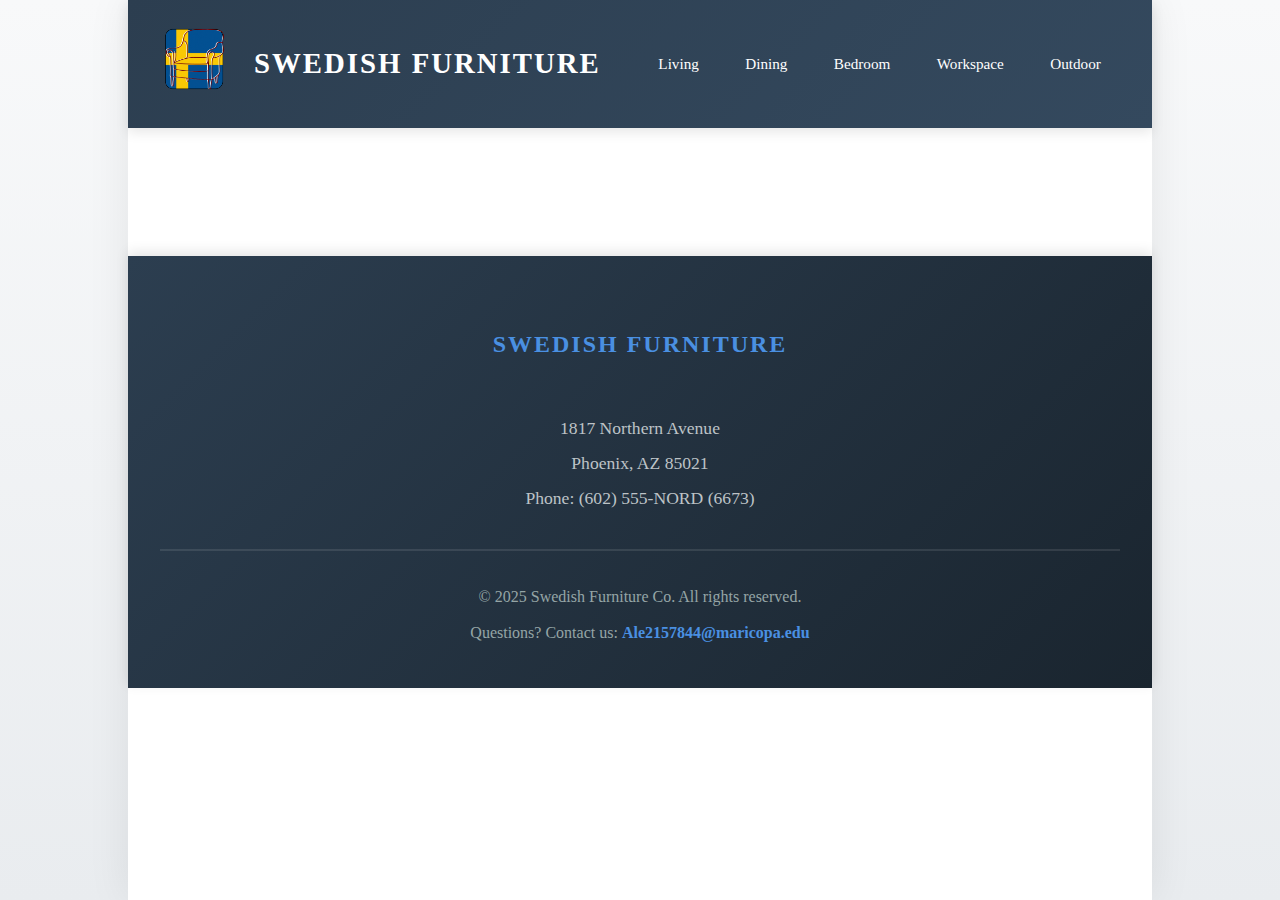
<file: template.html>
<!DOCTYPE html>
<html lang="en">
  <head>
    <meta charset="UTF-8" />
    <meta name="viewport" content="width=device-width, initial-scale=1.0" />
    <meta name="author" content="Alexander Castro" />
    <meta
      name="description"
      content="Swedish - Scandinavian-inspired furniture with minimalist design and sustainable materials for modern living." />
    <link rel="icon" type="image/x-icon" href="images/favicon.ico" />
    <link rel="stylesheet" href="css/styles.css" />
    <title>Swedish Furniture - Modern Scandinavian Furniture</title>
  </head>
  <body>
    <div class="container">
      <header>
        <div class="header-content">
          <div class="logo-section">
            <a href="index.html">
              <img
                src="images/logo.png"
                alt="Swedish Furniture Logo"
                class="logo" />
            </a>
            <h1 class="company-name">SWEDISH FURNITURE</h1>
          </div>
          <nav>
            <ul>
              <li><a href="living-room-furniture.html">Living</a></li>
              <li><a href="dining-furniture.html">Dining</a></li>
              <li><a href="bedroom-furniture.html">Bedroom</a></li>
              <li><a href="office-furniture.html">Workspace</a></li>
              <li><a href="outdoor-patio.html">Outdoor</a></li>
            </ul>
          </nav>
        </div>
      </header>

      <article></article>

      <footer>
        <address>
          <strong>SWEDISH FURNITURE</strong><br />
          1817 Northern Avenue<br />
          Phoenix, AZ 85021<br />
          Phone: (602) 555-NORD (6673)
        </address>

        <div class="copyright">
          <p>&copy; 2025 Swedish Furniture Co. All rights reserved.</p>
          <p>
            Questions? Contact us:
            <a href="mailto:Ale2157844@maricopa.edu">Ale2157844@maricopa.edu</a>
          </p>
        </div>
      </footer>
    </div>
  </body>
</html>
</file>
<file: css/home-page.css>
/* Hero Section */
.hero-section {
  padding: 4rem 2rem;
  background: linear-gradient(135deg, #f8f9fa 0%, #e9ecef 100%);
  margin-bottom: 1rem;
}

.hero-content {
  display: grid;
  grid-template-columns: 1fr 1fr;
  gap: 4rem;
  align-items: center;
  max-width: 1200px;
  margin: 0 auto;
}

.hero-text {
  animation: fadeInLeft 0.8s ease-out;
}

.hero-title {
  font-size: 3.5rem;
  color: #2c3e50;
  margin-bottom: 1.5rem;
  line-height: 1.2;
  font-weight: 700;
}

.hero-subtitle {
  font-size: 1.2rem;
  color: #6c757d;
  margin-bottom: 2rem;
  line-height: 1.6;
}

.hero-cta {
  display: flex;
  gap: 1rem;
  flex-wrap: wrap;
}

.cta-primary,
.cta-secondary {
  padding: 1rem 2rem;
  font-size: 1.1rem;
  font-weight: 600;
  border-radius: 8px;
  text-decoration: none;
  transition: all 0.3s ease;
  display: inline-block;
}

.cta-primary {
  background: linear-gradient(135deg, #4a90e2 0%, #357abd 100%);
  color: white;
  box-shadow: 0 4px 12px rgba(74, 144, 226, 0.3);
}

.cta-primary:hover {
  transform: translateY(-2px);
  box-shadow: 0 6px 16px rgba(74, 144, 226, 0.4);
}

.cta-secondary {
  background: white;
  color: #4a90e2;
  border: 2px solid #4a90e2;
}

.cta-secondary:hover {
  background: #4a90e2;
  color: white;
}

.hero-image {
  position: relative;
  animation: fadeInRight 0.8s ease-out;
}

.hero-img {
  width: 100%;
  height: auto;
  border-radius: 16px;
  box-shadow: 0 20px 60px rgba(0, 0, 0, 0.15);
  transition: transform 0.3s ease;
}

.hero-img:hover {
  transform: scale(1.02);
}

.hero-badge {
  position: absolute;
  bottom: 20px;
  right: 20px;
  background: white;
  padding: 1rem 1.5rem;
  border-radius: 50px;
  box-shadow: 0 8px 24px rgba(0, 0, 0, 0.15);
  display: flex;
  align-items: center;
  gap: 0.5rem;
  font-weight: 600;
  color: #2c3e50;
}

.badge-icon {
  font-size: 1.5rem;
}

/* Features Section */
.features-section {
  display: grid;
  grid-template-columns: repeat(auto-fit, minmax(450px, 1fr));
  gap: 2rem;
  padding: 3rem 2rem;
  max-width: 1200px;
  margin: 0 auto;
}

.feature-card {
  text-align: center;
  padding: 2rem;
  background: white;
  border-radius: 12px;
  box-shadow: 0 4px 12px rgba(0, 0, 0, 0.08);
  transition: all 0.3s ease;
}

.feature-card:hover {
  transform: translateY(-8px);
  box-shadow: 0 12px 24px rgba(0, 0, 0, 0.12);
}

.feature-icon {
  font-size: 3rem;
  margin-bottom: 1rem;
}

.feature-card h3 {
  font-size: 1.3rem;
  color: #2c3e50;
  margin-bottom: 0.5rem;
}

.feature-card p {
  color: #6c757d;
  line-height: 1.6;
}

/* About Section */
.about-section {
  padding: 4rem 2rem;
  background: white;
  margin-bottom: 0;
}

.about-content {
  display: grid;
  grid-template-columns: 2fr 1fr;
  gap: 3rem;
  max-width: 1200px;
  margin: 0 auto;
}

.about-text h2 {
  font-size: 2.5rem;
  color: #2c3e50;
  margin-bottom: 1.5rem;
}

.about-text p {
  font-size: 1.1rem;
  color: #495057;
  line-height: 1.8;
  margin-bottom: 1.5rem;
}

.about-stats {
  display: grid;
  grid-template-columns: repeat(3, 1fr);
  gap: 2rem;
  margin-top: 3rem;
}

.stat-item {
  text-align: center;
  padding: 1.5rem;
  background: linear-gradient(135deg, #f8f9fa 0%, #e9ecef 100%);
  border-radius: 12px;
}

.stat-number {
  font-size: 2.5rem;
  font-weight: 700;
  color: #4a90e2;
  margin-bottom: 0.5rem;
}

.stat-label {
  font-size: 0.9rem;
  color: #6c757d;
  font-weight: 600;
}

/* Promo Sidebar */
.promo-sidebar {
  position: sticky;
  top: 2rem;
  height: fit-content;
}

.promo-card {
  background: linear-gradient(135deg, #2c3e50 0%, #34495e 100%);
  color: white;
  padding: 2rem;
  border-radius: 16px;
  text-align: center;
  box-shadow: 0 8px 24px rgba(0, 0, 0, 0.15);
}

.promo-badge {
  display: inline-block;
  background: #4a90e2;
  padding: 0.5rem 1rem;
  border-radius: 20px;
  font-size: 0.85rem;
  font-weight: 700;
  margin-bottom: 1rem;
  letter-spacing: 1px;
}

.promo-image {
  width: 100%;
  height: 200px;
  object-fit: cover;
  border-radius: 12px;
  margin-bottom: 1.5rem;
}

.promo-card h3 {
  font-size: 1.5rem;
  margin-bottom: 0.5rem;
}

.promo-card p {
  font-size: 0.95rem;
  opacity: 0.9;
  margin-bottom: 1.5rem;
  line-height: 1.5;
}

.promo-button {
  display: block;
  width: 100%;
  padding: 1rem;
  background: white;
  color: #2c3e50;
  text-decoration: none;
  border-radius: 8px;
  font-weight: 600;
  transition: all 0.3s ease;
  margin-bottom: 1rem;
}

.promo-button:hover {
  background: #4a90e2;
  color: white;
  transform: translateY(-2px);
}

.promo-tagline {
  font-size: 0.9rem;
  font-style: italic;
  opacity: 0.8;
}

/* Products Section */
.products-section {
  padding: 4rem 2rem;
  max-width: 80%;
  margin: 0 auto;
}

.section-title {
  font-size: 2.5rem;
  color: #2c3e50;
  text-align: center;
  margin-bottom: 1rem;
}

.section-subtitle {
  font-size: 1.1rem;
  color: #6c757d;
  text-align: center;
  margin-bottom: 3rem;
}

.products-grid {
  display: grid;
  grid-template-columns: repeat(auto-fit, minmax(360px, 1fr));
  gap: 2rem;
}

.product-card {
  background: white;
  border-radius: 12px;
  overflow: hidden;
  box-shadow: 0 4px 12px rgba(0, 0, 0, 0.08);
  cursor: pointer;
  transition: all 0.3s ease;
}

.product-card:hover {
  transform: translateY(-8px);
  box-shadow: 0 12px 32px rgba(0, 0, 0, 0.15);
}

.product-image-wrapper {
  position: relative;
  overflow: hidden;
  height: 280px;
}

.product-image {
  width: 100%;
  height: 100%;
  object-fit: cover;
  transition: transform 0.5s ease;
}

.product-card:hover .product-image {
  transform: scale(1.1);
}

.product-overlay {
  position: absolute;
  top: 0;
  left: 0;
  right: 0;
  bottom: 0;
  background: rgba(74, 144, 226, 0.9);
  display: flex;
  align-items: center;
  justify-content: center;
  opacity: 0;
  transition: opacity 0.3s ease;
}

.product-card:hover .product-overlay {
  opacity: 1;
}

.overlay-text {
  color: white;
  font-size: 1.2rem;
  font-weight: 600;
}

.product-info {
  padding: 1.5rem;
}

.product-info h3 {
  font-size: 1.4rem;
  color: #2c3e50;
  margin-bottom: 0.5rem;
}

.product-info p {
  color: #6c757d;
  margin-bottom: 0.75rem;
}

.product-count {
  display: inline-block;
  font-size: 0.85rem;
  color: #4a90e2;
  font-weight: 600;
  padding: 0.25rem 0.75rem;
  background: #e3f2fd;
  border-radius: 12px;
}

aside {
  float: right;
  width: 250px;
  height: 450px;
  color: #34495e;
  margin: 0 0 3rem 3rem;
  overflow: hidden;
  position: relative;
}

.skyscraper-display {
  width: 180px;
  height: 60vh;
  background: linear-gradient(180deg, #fff8e1, #ffe0b2, #ffccbc);
  display: flex;
  flex-direction: column;
  align-items: center;
  justify-content: space-around;
  padding: 20px 15px;
  box-sizing: border-box;
  border-radius: 12px;
  box-shadow: 0 6px 20px rgba(0, 0, 0, 0.15);
  border: 3px solid #f39c12;
  margin: 0 auto;
  text-align: center;
  font-family: Georgia, serif;
}

.skyscraper-image {
  width: 130px;
  height: auto;
  max-height: 200px;
  border-radius: 8px;
  box-shadow: 0 4px 12px rgba(0, 0, 0, 0.2);
  border: 3px solid #27ae60;
  object-fit: cover;
  cursor: pointer;
}

.skyscraper-ad-title {
  color: #e74c3c;
  font-size: 18px;
  font-weight: bold;
  margin: 10px 0;
  font-family: "Playfair Display", Georgia, serif;
}

.skyscraper-ad-brand {
  color: #27ae60;
  font-size: 15px;
  font-weight: bold;
  margin: 10px 0 0 0;
  letter-spacing: 2px;
}

.skyscraper-ad-description {
  color: #7f8c8d;
  font-size: 13px;
  margin: 8px 0;
  font-style: italic;
}

.ad-button {
  background: linear-gradient(135deg, #f39c12, #e67e22);
  color: #ffffff;
  padding: 12px 24px;
  border-radius: 25px;
  font-weight: bold;
  text-transform: uppercase;
  cursor: pointer;
  box-shadow: 0 4px 12px rgba(243, 156, 18, 0.3);
  transition: all 0.3s ease;
  margin-top: 10px;
  border: 2px solid #d68910;
}

.ad-button:hover {
  background: linear-gradient(135deg, #e67e22, #d35400);
  transform: translateY(-2px);
  box-shadow: 0 6px 16px rgba(243, 156, 18, 0.5);
}

.skyscraper-ad-tagline {
  color: #95a5a6;
  font-size: 11px;
  font-weight: 600;
  text-transform: uppercase;
  margin-top: 5px;
  letter-spacing: 1px;
}

.ad-banner {
  transition: all 0.4s ease;
  height: fit-content;
}

.ad-banner:hover {
  transform: translateY(-5px);
}

.ad-content {
  padding: 2rem;
  text-align: center;
  height: 100%;
  display: flex;
  flex-direction: column;
  justify-content: space-between;
}

.ad-title {
  font-size: 1.8rem;
  font-weight: bold;
  color: #00d4ff;
  margin-bottom: 1rem;
  text-shadow: 0 0 10px rgba(0, 212, 255, 0.5);
}

.ad-product-image {
  width: 160px;
  height: 160px;
  background: linear-gradient(45deg, #1e1e1e, #333);
  margin: 1rem auto;
  border-radius: 15px;
  display: flex;
  align-items: center;
  justify-content: center;
  font-size: 14px;
  font-weight: bold;
  color: #00d4ff;
  border: 2px solid #00d4ff;
  box-shadow: 0 0 20px rgba(0, 212, 255, 0.3);
}

.ad-price {
  font-size: 2.5rem;
  font-weight: 900;
  color: #ff6b6b;
  text-shadow: 0 0 15px rgba(255, 107, 107, 0.5);
  margin-top: 1rem;
}

.ad-features {
  font-size: 0.9rem;
  color: #b0b0b0;
  margin: 1rem 0;
}

.Banner {
  background: linear-gradient(
      rgba(243, 156, 18, 0.85),
      rgba(230, 126, 34, 0.85)
    ),
    url("../images/SplashBanner.jpg");
  background-size: cover;
  background-position: center;
  clear: both;
  padding: 4rem 3rem;
  text-align: center;
  border-top: 4px solid #27ae60;
  box-shadow: inset 0 4px 20px rgba(0, 0, 0, 0.1);
}

.Banner h2 {
  font-size: 3.5rem;
  color: #ffffff;
  margin-bottom: 2rem;
  text-shadow: 3px 3px 6px rgba(0, 0, 0, 0.3);
  font-family: "Playfair Display", Georgia, serif;
  font-weight: 700;
  letter-spacing: 1px;
}

.Banner p {
  font-size: 1.4rem;
  color: #ffffff;
  text-shadow: 2px 2px 4px rgba(0, 0, 0, 0.3);
  max-width: 850px;
  margin: 0 auto;
  background: rgba(255, 255, 255, 0.2);
  padding: 2.5rem;
  border-radius: 12px;
  border: 3px solid #ffffff;
  -webkit-backdrop-filter: blur(5px);
  backdrop-filter: blur(5px);
  line-height: 2;
}

/* Responsive Design */

@media (max-width: 1200px) {
  .about-content {
    grid-template-columns: 1fr;
  }

  .promo-sidebar {
    max-height: 0;
    visibility: collapse;
  }
}

@media (max-width: 1024px) {
  .hero-content {
    grid-template-columns: 1fr;
    gap: 2rem;
  }

  .hero-title {
    font-size: 2.5rem;
  }

  .about-content {
    grid-template-columns: 1fr;
  }

  .promo-sidebar {
    position: static;
    max-width: 600px;
    margin: 2rem auto 0;
  }

  .features-section {
    grid-template-columns: repeat(2, 1fr);
  }

  .banner-content {
    grid-template-columns: 1fr;
    text-align: center;
  }

  .banner-details {
    align-items: center;
  }
}

@media (max-width: 768px) {
  .hero-section {
    padding: 2rem 1rem;
  }

  .hero-title {
    font-size: 2rem;
  }

  .hero-subtitle {
    font-size: 1rem;
  }

  .hero-cta {
    flex-direction: column;
  }

  .cta-primary,
  .cta-secondary {
    width: 100%;
    text-align: center;
  }

  .features-section {
    grid-template-columns: 1fr;
    padding: 2rem 1rem;
  }

  .about-section {
    padding: 2rem 1rem;
  }

  .about-stats {
    grid-template-columns: 1fr;
  }

  .promo-sidebar {
    max-width: 100%;
    margin: 2rem 0 0;
  }

  .promo-card {
    padding: 1.5rem;
  }

  .promo-image {
    height: 180px;
  }

  .products-section {
    max-width: 100%;
    padding: 2rem 1rem;
  }

  .products-grid {
    grid-template-columns: 1fr;
  }

  .section-title {
    font-size: 2rem;
  }

  .banner-icon {
    font-size: 2.5rem;
  }

  .banner-text h2 {
    font-size: 1.5rem;
  }

  .banner-text p {
    font-size: 1rem;
  }

  .banner-feature {
    white-space: normal;
  }
}

@media (max-width: 480px) {
  .hero-title {
    font-size: 1.8rem;
  }

  .hero-subtitle {
    font-size: 0.95rem;
  }

  .about-text h2 {
    font-size: 2rem;
  }

  .about-text p {
    font-size: 1rem;
  }

  .promo-card {
    padding: 1.25rem;
  }

  .promo-card h3 {
    font-size: 1.3rem;
  }

  .promo-image {
    height: 150px;
  }

  .section-title {
    font-size: 1.8rem;
  }

  .banner-content {
    padding: 0;
  }

  .banner-icon {
    font-size: 2rem;
  }

  .banner-text h2 {
    font-size: 1.3rem;
  }

  .banner-text p {
    font-size: 0.95rem;
  }
}

/* Promotional Banner */
.promo-banner {
  background: linear-gradient(135deg, #4a90e2 0%, #357abd 100%);
  color: white;
  padding: 3rem 2rem;
  margin: 0 auto;
}

.banner-content {
  max-width: 1200px;
  margin: 0 auto;
  display: grid;
  grid-template-columns: auto 1fr auto;
  gap: 2rem;
  align-items: center;
}

.banner-icon {
  font-size: 4rem;
}

.banner-text h2 {
  font-size: 2rem;
  margin-bottom: 0.5rem;
}

.banner-text p {
  font-size: 1.1rem;
  opacity: 0.95;
  line-height: 1.6;
}

.banner-text strong {
  background: rgba(255, 255, 255, 0.2);
  padding: 0.2rem 0.5rem;
  border-radius: 4px;
}

.banner-details {
  display: flex;
  flex-direction: column;
  gap: 0.75rem;
}

.banner-feature {
  display: flex;
  align-items: center;
  gap: 0.5rem;
  font-size: 0.95rem;
  white-space: nowrap;
}

.feature-check {
  background: rgba(255, 255, 255, 0.2);
  width: 24px;
  height: 24px;
  border-radius: 50%;
  display: flex;
  align-items: center;
  justify-content: center;
  font-weight: bold;
}

/* Animations */
@keyframes fadeInLeft {
  from {
    opacity: 0;
    transform: translateX(-30px);
  }
  to {
    opacity: 1;
    transform: translateX(0);
  }
}

@keyframes fadeInRight {
  from {
    opacity: 0;
    transform: translateX(30px);
  }
  to {
    opacity: 1;
    transform: translateX(0);
  }
}

/* Smooth Scrolling */
html {
  scroll-behavior: smooth;
}

/* Focus States for Accessibility */
.product-card:focus,
.cta-primary:focus,
.cta-secondary:focus,
.promo-button:focus {
  outline: 3px solid #4a90e2;
  outline-offset: 2px;
}
</file>
<file: css/forms.css>
/* Enhanced Forms Styling */

/* Honeypot fields - completely hidden */
.hp-field {
  position: absolute !important;
  left: -9999px !important;
  width: 1px !important;
  height: 1px !important;
  opacity: 0 !important;
  pointer-events: none !important;
}

/* Returns Hero Section */
.returns-hero {
  text-align: center;
  padding: 3rem 2rem;
  background: linear-gradient(135deg, #f8f9fa 0%, #e9ecef 100%);
  border-radius: 12px;
  margin-bottom: 3rem;
}

.returns-hero h1 {
  font-size: 2.5rem;
  color: #2c3e50;
  margin-bottom: 1rem;
}

.returns-subtitle {
  font-size: 1.2rem;
  color: #6c757d;
  margin-bottom: 2rem;
  max-width: 600px;
  margin-left: auto;
  margin-right: auto;
}

.returns-benefits {
  display: flex;
  justify-content: center;
  gap: 2rem;
  flex-wrap: wrap;
  margin-top: 2rem;
}

.benefit-item {
  display: flex;
  align-items: center;
  gap: 0.5rem;
  padding: 0.75rem 1.5rem;
  background: white;
  border-radius: 8px;
  box-shadow: 0 2px 8px rgba(0, 0, 0, 0.1);
  font-weight: 500;
  color: #495057;
}

.benefit-icon {
  font-size: 1.5rem;
}

/* Form Sections */
.returns-form {
  max-width: 800px;
  margin: 0 auto;
}

.form-section {
  background: white;
  border: 2px solid #e9ecef;
  border-radius: 12px;
  padding: 2rem;
  margin-bottom: 2rem;
}

.form-section legend {
  font-size: 1.3rem;
  font-weight: 600;
  color: #2c3e50;
  padding: 0 1rem;
  margin-bottom: 1.5rem;
}

/* Form Rows */
.form-row {
  display: grid;
  grid-template-columns: 1fr 1fr;
  gap: 1.5rem;
  margin-bottom: 1.5rem;
}

@media (max-width: 768px) {
  .form-row {
    grid-template-columns: 1fr;
  }
}

/* Form Groups */
.form-group {
  margin-bottom: 1.5rem;
  position: relative;
}

.form-group label {
  display: block;
  font-weight: 600;
  color: #495057;
  margin-bottom: 0.5rem;
  font-size: 0.95rem;
}

.required {
  color: #dc3545;
  font-weight: bold;
}

.form-group input[type="text"],
.form-group input[type="email"],
.form-group input[type="tel"],
.form-group input[type="date"],
.form-group select,
.form-group textarea {
  width: 100%;
  padding: 0.75rem 1rem;
  border: 2px solid #dee2e6;
  border-radius: 8px;
  font-size: 1rem;
  font-family: inherit;
  transition: all 0.3s ease;
  background: white;
}

.form-group input:focus,
.form-group select:focus,
.form-group textarea:focus {
  outline: none;
  border-color: #4a90e2;
  box-shadow: 0 0 0 3px rgba(74, 144, 226, 0.1);
}

.form-group textarea {
  resize: vertical;
  min-height: 100px;
}

/* Field Hints */
.field-hint {
  display: block;
  font-size: 0.85rem;
  color: #6c757d;
  margin-top: 0.25rem;
  font-style: italic;
}

/* Error Messages */
.error-message {
  display: block;
  color: #dc3545;
  font-size: 0.85rem;
  margin-top: 0.25rem;
  min-height: 1.2rem;
  font-weight: 500;
}

.form-group.has-error input,
.form-group.has-error select,
.form-group.has-error textarea {
  border-color: #dc3545;
  background-color: #fff5f5;
}

.form-group.has-error label {
  color: #dc3545;
}

/* Radio Card Group */
.radio-card-group {
  display: grid;
  grid-template-columns: repeat(auto-fit, minmax(180px, 1fr));
  gap: 1rem;
  margin-top: 1rem;
}

.radio-card {
  position: relative;
}

.radio-card input[type="radio"] {
  position: absolute;
  opacity: 0;
  pointer-events: none;
}

.radio-card label {
  display: flex;
  flex-direction: column;
  align-items: center;
  text-align: center;
  padding: 1.5rem 1rem;
  border: 2px solid #dee2e6;
  border-radius: 12px;
  cursor: pointer;
  transition: all 0.3s ease;
  background: white;
  height: 100%;
}

.radio-card label:hover {
  border-color: #4a90e2;
  transform: translateY(-2px);
  box-shadow: 0 4px 12px rgba(0, 0, 0, 0.1);
}

.radio-card input[type="radio"]:checked + label {
  border-color: #4a90e2;
  background: linear-gradient(135deg, #f0f7ff 0%, #e3f2fd 100%);
  box-shadow: 0 4px 12px rgba(74, 144, 226, 0.2);
}

.radio-card-icon {
  font-size: 2rem;
  margin-bottom: 0.5rem;
}

.radio-card-title {
  font-weight: 600;
  color: #2c3e50;
  margin-bottom: 0.25rem;
  display: block;
}

.radio-card-desc {
  font-size: 0.85rem;
  color: #6c757d;
  display: block;
}

/* Checkbox Groups */
.checkbox-group {
  display: flex;
  align-items: flex-start;
  gap: 0.75rem;
  padding: 1rem;
  background: #f8f9fa;
  border-radius: 8px;
  margin-bottom: 1rem;
}

.checkbox-group input[type="checkbox"] {
  margin-top: 0.25rem;
  width: 20px;
  height: 20px;
  cursor: pointer;
  flex-shrink: 0;
}

.checkbox-group label {
  cursor: pointer;
  margin: 0;
  font-weight: normal;
}

.checkbox-label-text {
  display: block;
}

.checkbox-label-text strong {
  display: block;
  margin-bottom: 0.25rem;
  color: #2c3e50;
}

.preferences-section {
  background: linear-gradient(135deg, #fff9f0 0%, #fff5e6 100%);
  border-color: #ffd699;
}

/* Form Actions */
.form-actions {
  display: flex;
  gap: 1rem;
  justify-content: center;
  margin: 2rem 0;
  flex-wrap: wrap;
}

.btn-primary,
.btn-secondary {
  padding: 1rem 2.5rem;
  font-size: 1.1rem;
  font-weight: 600;
  border: none;
  border-radius: 8px;
  cursor: pointer;
  transition: all 0.3s ease;
  display: inline-flex;
  align-items: center;
  gap: 0.5rem;
}

.btn-primary {
  background: linear-gradient(135deg, #4a90e2 0%, #357abd 100%);
  color: white;
  box-shadow: 0 4px 12px rgba(74, 144, 226, 0.3);
}

.btn-primary:hover {
  transform: translateY(-2px);
  box-shadow: 0 6px 16px rgba(74, 144, 226, 0.4);
}

.btn-primary:active {
  transform: translateY(0);
}

.btn-secondary {
  background: white;
  color: #6c757d;
  border: 2px solid #dee2e6;
}

.btn-secondary:hover {
  background: #f8f9fa;
  border-color: #adb5bd;
}

.btn-icon {
  font-size: 1.2rem;
  transition: transform 0.3s ease;
}

.btn-primary:hover .btn-icon {
  transform: translateX(4px);
}

/* Form Footer Note */
.form-footer-note {
  text-align: center;
  padding: 1.5rem;
  background: #e7f3ff;
  border-radius: 8px;
  color: #495057;
  line-height: 1.6;
}

.form-footer-note strong {
  color: #2c3e50;
  display: block;
  margin-bottom: 0.5rem;
}

/* Select Dropdown Styling */
select {
  appearance: none;
  background-image: url("data:image/svg+xml,%3Csvg xmlns='http://www.w3.org/2000/svg' width='12' height='12' viewBox='0 0 12 12'%3E%3Cpath fill='%23495057' d='M6 9L1 4h10z'/%3E%3C/svg%3E");
  background-repeat: no-repeat;
  background-position: right 1rem center;
  padding-right: 2.5rem;
}

/* Responsive Design */
@media (max-width: 768px) {
  .returns-hero {
    padding: 2rem 1rem;
  }

  .returns-hero h1 {
    font-size: 2rem;
  }

  .returns-subtitle {
    font-size: 1rem;
  }

  .returns-benefits {
    flex-direction: column;
    gap: 1rem;
  }

  .form-section {
    padding: 1.5rem;
  }

  .radio-card-group {
    grid-template-columns: 1fr;
  }

  .form-actions {
    flex-direction: column;
  }

  .btn-primary,
  .btn-secondary {
    width: 100%;
    justify-content: center;
  }
}

/* Loading State */
.form-loading {
  opacity: 0.6;
  pointer-events: none;
}

.form-loading::after {
  content: "";
  position: absolute;
  top: 50%;
  left: 50%;
  width: 40px;
  height: 40px;
  margin: -20px 0 0 -20px;
  border: 4px solid #f3f3f3;
  border-top: 4px solid #4a90e2;
  border-radius: 50%;
  animation: spin 1s linear infinite;
}

@keyframes spin {
  0% {
    transform: rotate(0deg);
  }
  100% {
    transform: rotate(360deg);
  }
}

/* Legacy form button support */
button[type="submit"],
button[type="reset"],
input[type="submit"] {
  background: linear-gradient(135deg, #f39c12, #e67e22);
  color: #ffffff;
  border: 2px solid #d68910;
  padding: 12px 24px;
  font-size: 1.05rem;
  font-weight: 600;
  border-radius: 25px;
  cursor: pointer;
  transition: all 0.3s ease;
  box-shadow: 0 4px 12px rgba(243, 156, 18, 0.3);
}

button[type="submit"]:hover,
button[type="reset"]:hover,
input[type="submit"]:hover {
  background: linear-gradient(135deg, #e67e22, #d35400);
  transform: translateY(-2px);
  box-shadow: 0 6px 16px rgba(243, 156, 18, 0.5);
}

.form-buttons {
  display: flex;
  gap: 1rem;
  justify-content: center;
  margin-top: 2rem;
}
</file>
<file: css/styles.css>
/* Import all component stylesheets */
@import "header-footer.css";
@import "product-pages.css";
@import "home-page.css";
@import "forms.css";

/* Global Reset & Base Styles */
* {
  margin: 0;
  padding: 0;
  box-sizing: border-box;
}

html {
  scroll-behavior: smooth;
}

body {
  font-family: "Georgia", "Times New Roman", serif;
  line-height: 1.8;
  color: #2c3e50;
  background: linear-gradient(to bottom, #f8f9fa 0%, #e9ecef 100%);
  cursor: default;
  min-height: 100vh;
}

.container {
  max-width: 80%;
  margin: 0 auto;
  background: #ffffff;
  box-shadow: 0 0 40px rgba(0, 0, 0, 0.08);
  min-height: 100vh;
}

/* Article Styling */
article {
  padding: 4rem 3rem;
  overflow: auto;
  background: #ffffff;
}

article h1 {
  font-size: 3rem;
  margin-bottom: 2rem;
  text-align: left;
  color: #2c3e50;
  font-weight: 600;
  letter-spacing: 1px;
  border-left: 5px solid #4a90e2;
  padding-left: 1.5rem;
  font-family: "Georgia", serif;
}

article h2 {
  font-size: 2rem;
  margin: 2rem 0 1rem;
  color: #34495e;
  font-weight: 600;
}

article h3 {
  font-size: 1.5rem;
  margin: 1.5rem 0 1rem;
  color: #495057;
  font-weight: 600;
}

article p {
  font-size: 1.1rem;
  margin-bottom: 1.5rem;
  color: #495057;
  text-align: left;
  line-height: 1.8;
}

article a {
  color: #4a90e2;
  text-decoration: none;
  font-weight: 600;
  transition: all 0.3s ease;
  border-bottom: 2px solid transparent;
}

article a:hover {
  color: #357abd;
  border-bottom: 2px solid #357abd;
}

/* Lists */
.ssl-list,
article ul,
article ol {
  list-style-position: inside;
  margin-left: 1.5rem;
  margin-bottom: 2rem;
  padding-bottom: 1rem;
}

.ssl-list li,
article ul li,
article ol li {
  margin-bottom: 1rem;
  font-size: 1.05rem;
  color: #495057;
  line-height: 1.7;
}

.ssl-list li strong,
article li strong {
  color: #4a90e2;
  font-weight: 600;
}

/* Utility Classes */
.text-center {
  text-align: center;
}

.text-left {
  text-align: left;
}

.text-right {
  text-align: right;
}

.mt-1 {
  margin-top: 1rem;
}
.mt-2 {
  margin-top: 2rem;
}
.mt-3 {
  margin-top: 3rem;
}
.mb-1 {
  margin-bottom: 1rem;
}
.mb-2 {
  margin-bottom: 2rem;
}
.mb-3 {
  margin-bottom: 3rem;
}

.p-1 {
  padding: 1rem;
}
.p-2 {
  padding: 2rem;
}
.p-3 {
  padding: 3rem;
}

/* Responsive Typography */
@media (max-width: 768px) {
  article {
    padding: 2rem 1.5rem;
  }

  article h1 {
    font-size: 2.2rem;
    margin-bottom: 1.5rem;
  }

  article h2 {
    font-size: 1.7rem;
  }

  article h3 {
    font-size: 1.3rem;
  }

  article p {
    font-size: 1rem;
    margin-bottom: 1.25rem;
  }
}

@media (max-width: 480px) {
  article {
    padding: 1.5rem 1rem;
  }

  article h1 {
    font-size: 1.8rem;
    margin-bottom: 1.25rem;
  }

  article h2 {
    font-size: 1.5rem;
  }

  article h3 {
    font-size: 1.2rem;
  }

  article p {
    font-size: 0.95rem;
    margin-bottom: 1rem;
  }
}

/* Print Styles */
@media print {
  body {
    background: white;
  }

  .container {
    box-shadow: none;
  }

  header,
  footer,
  nav {
    display: none;
  }

  article {
    padding: 0;
  }
}
</file>
